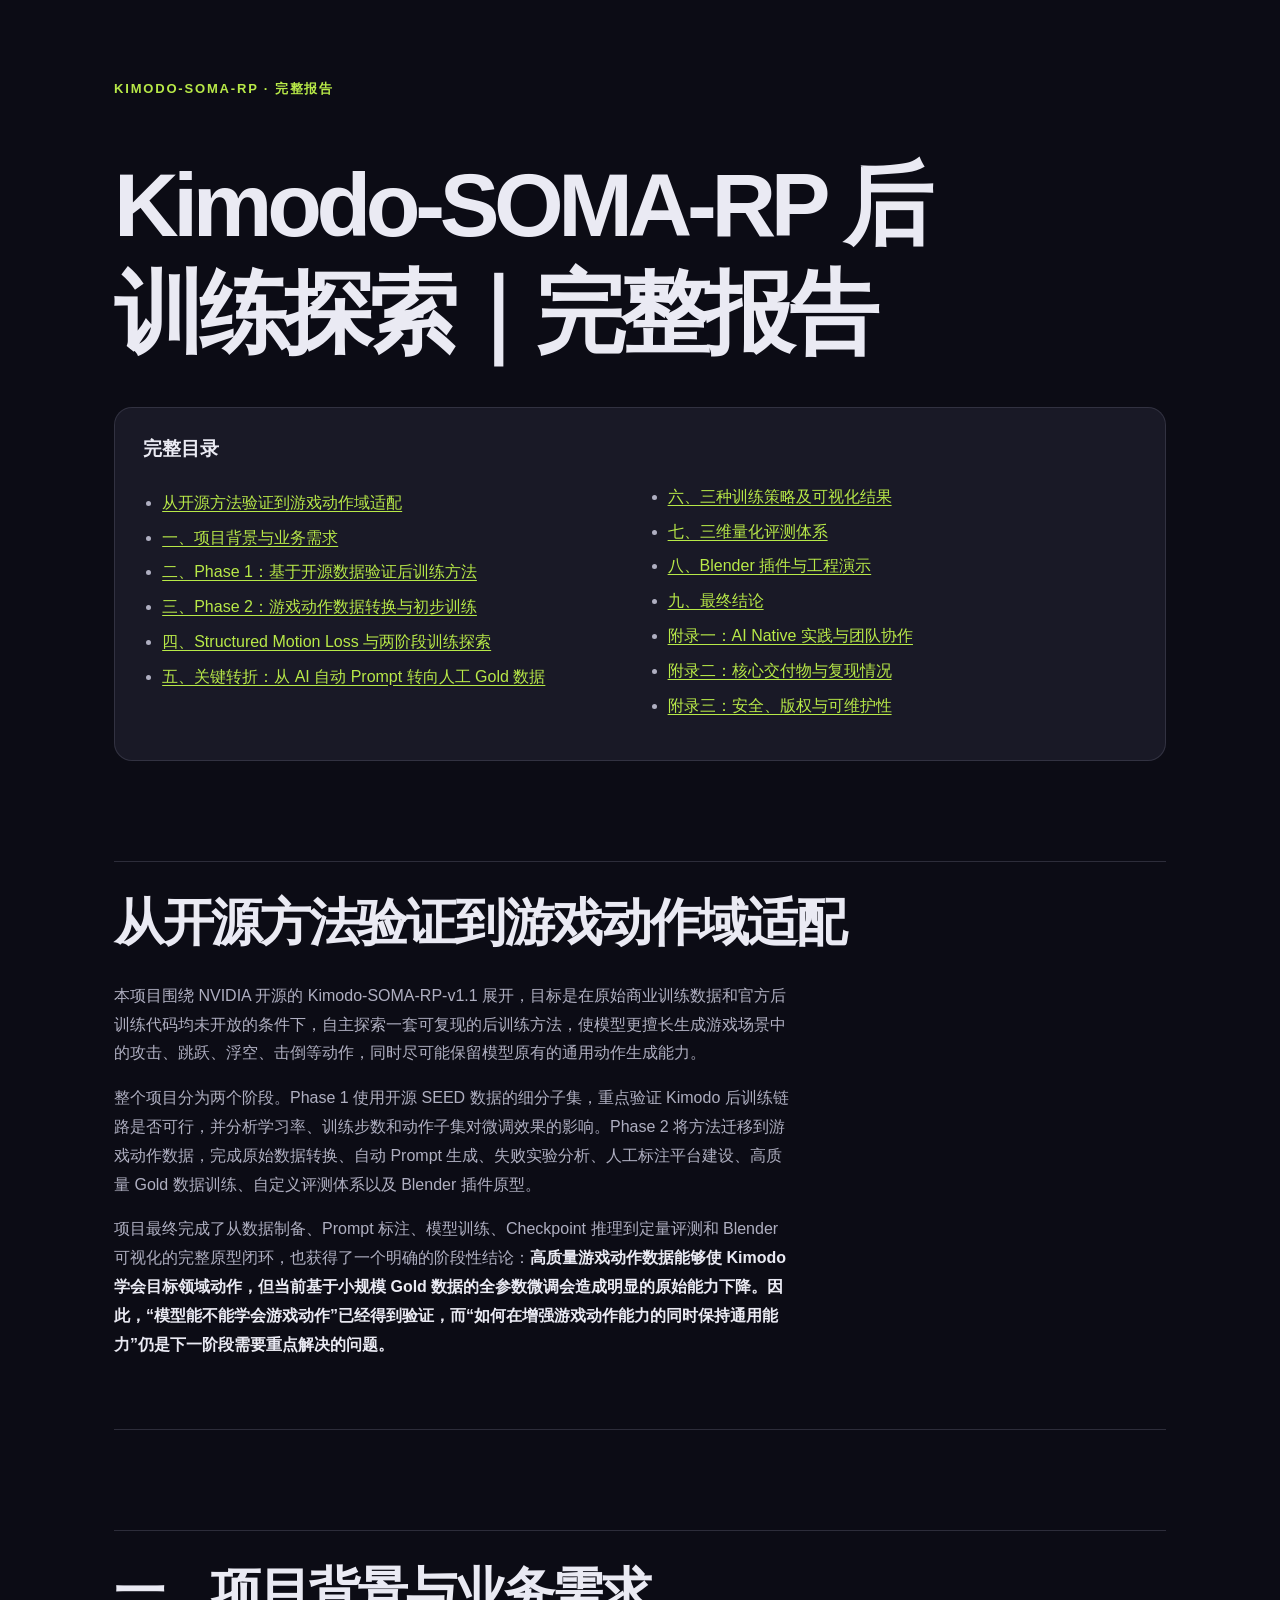
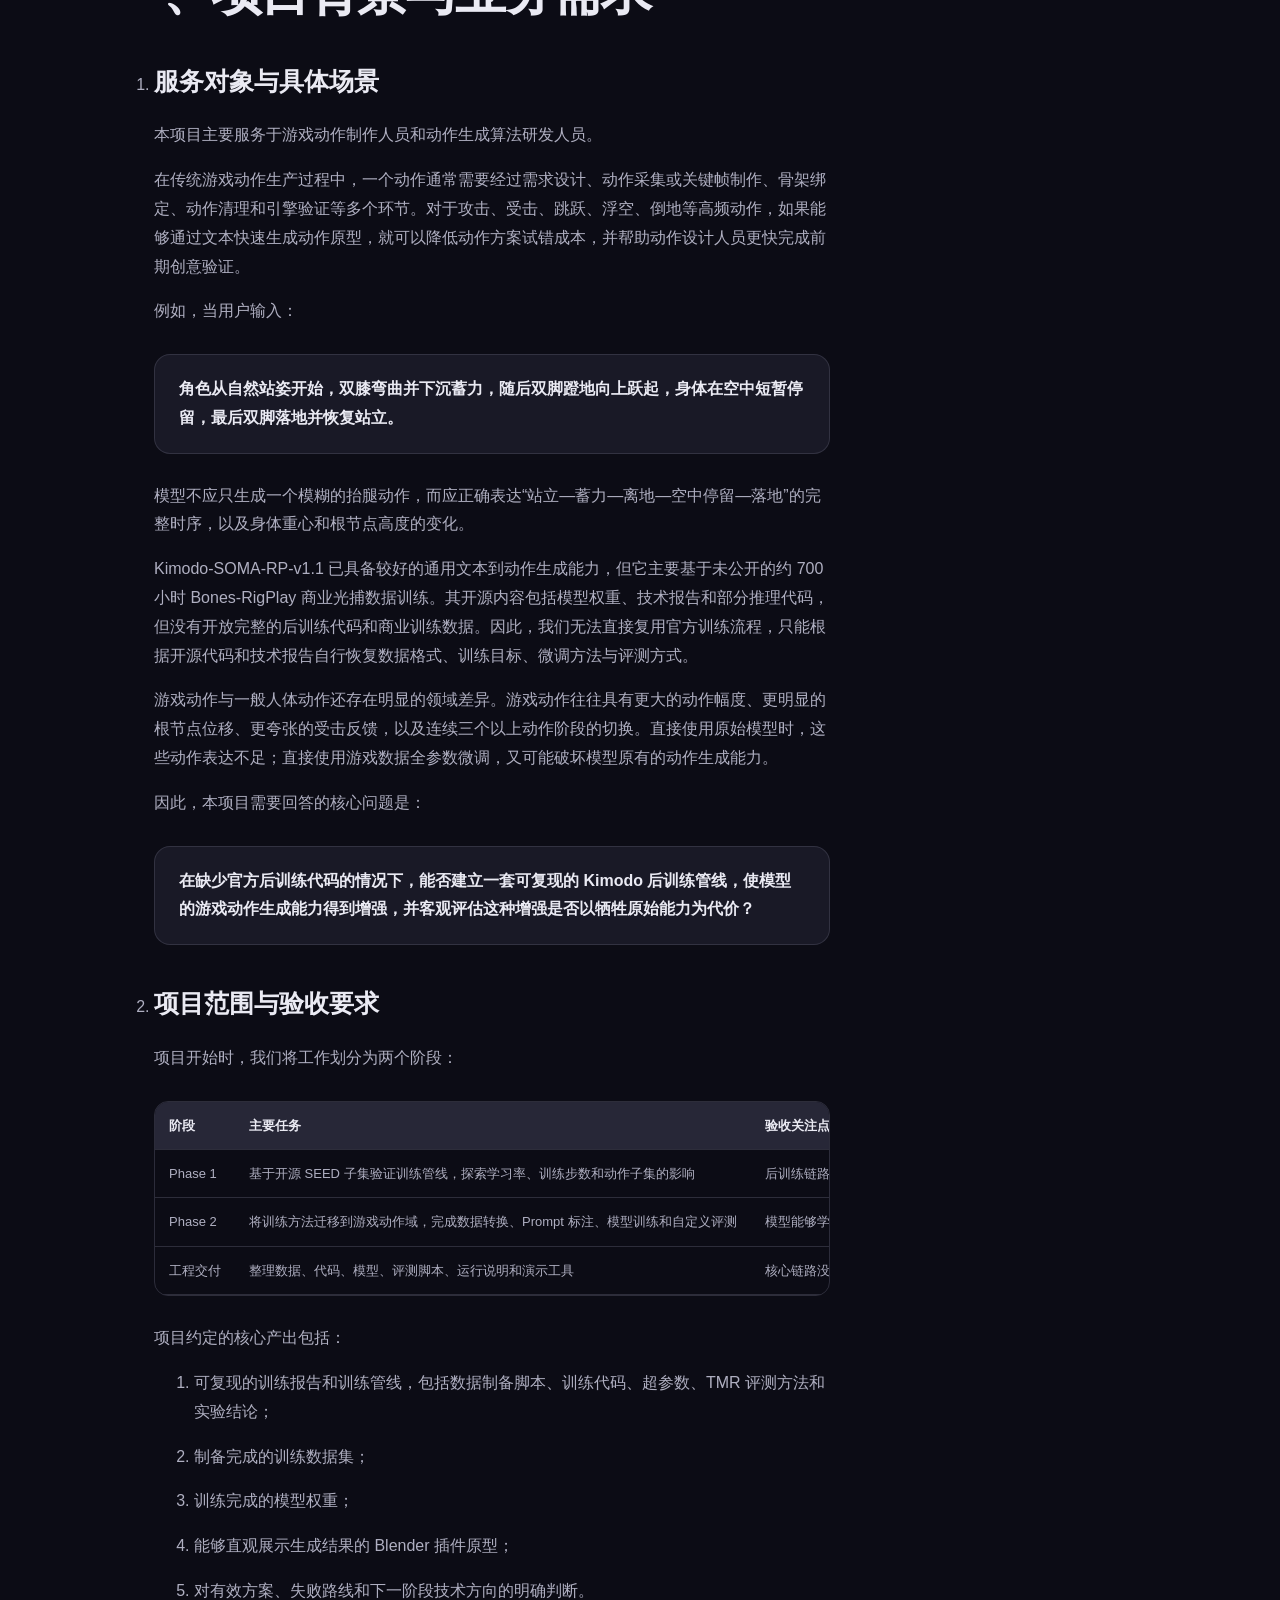
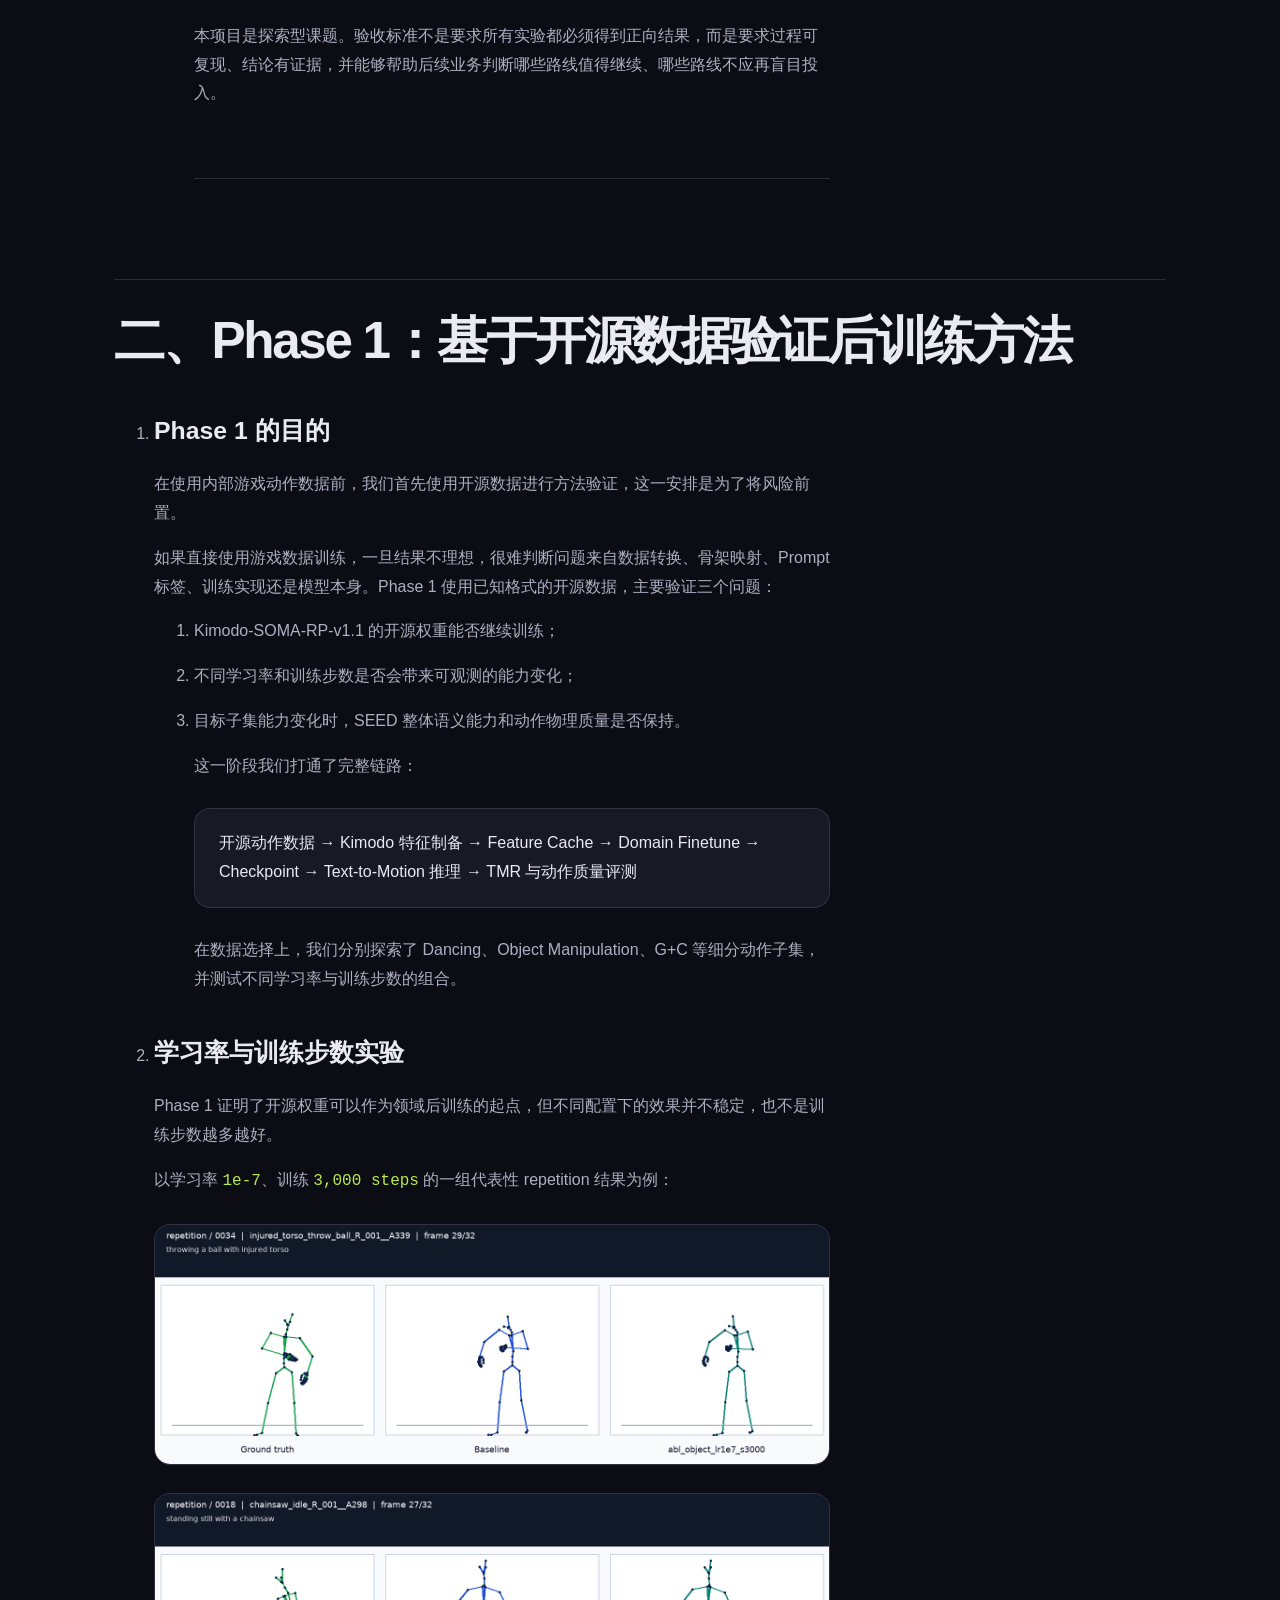
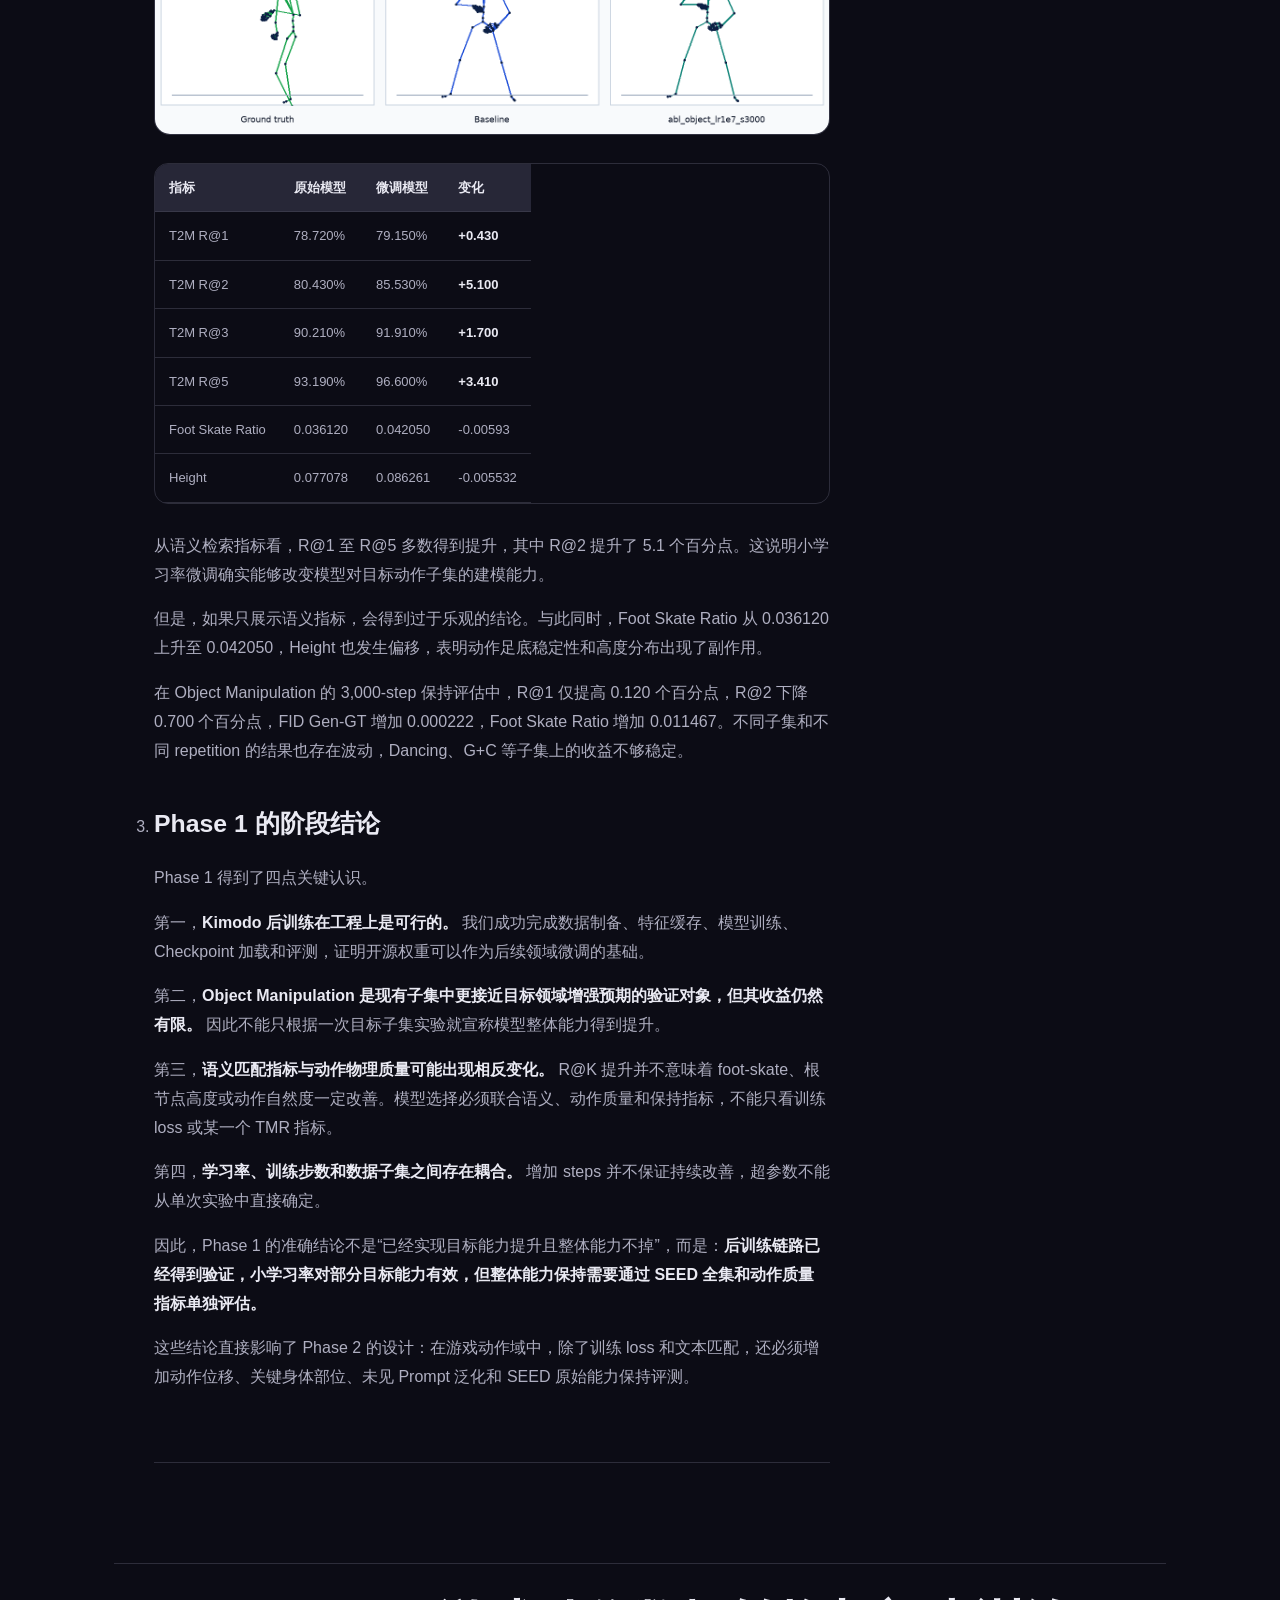
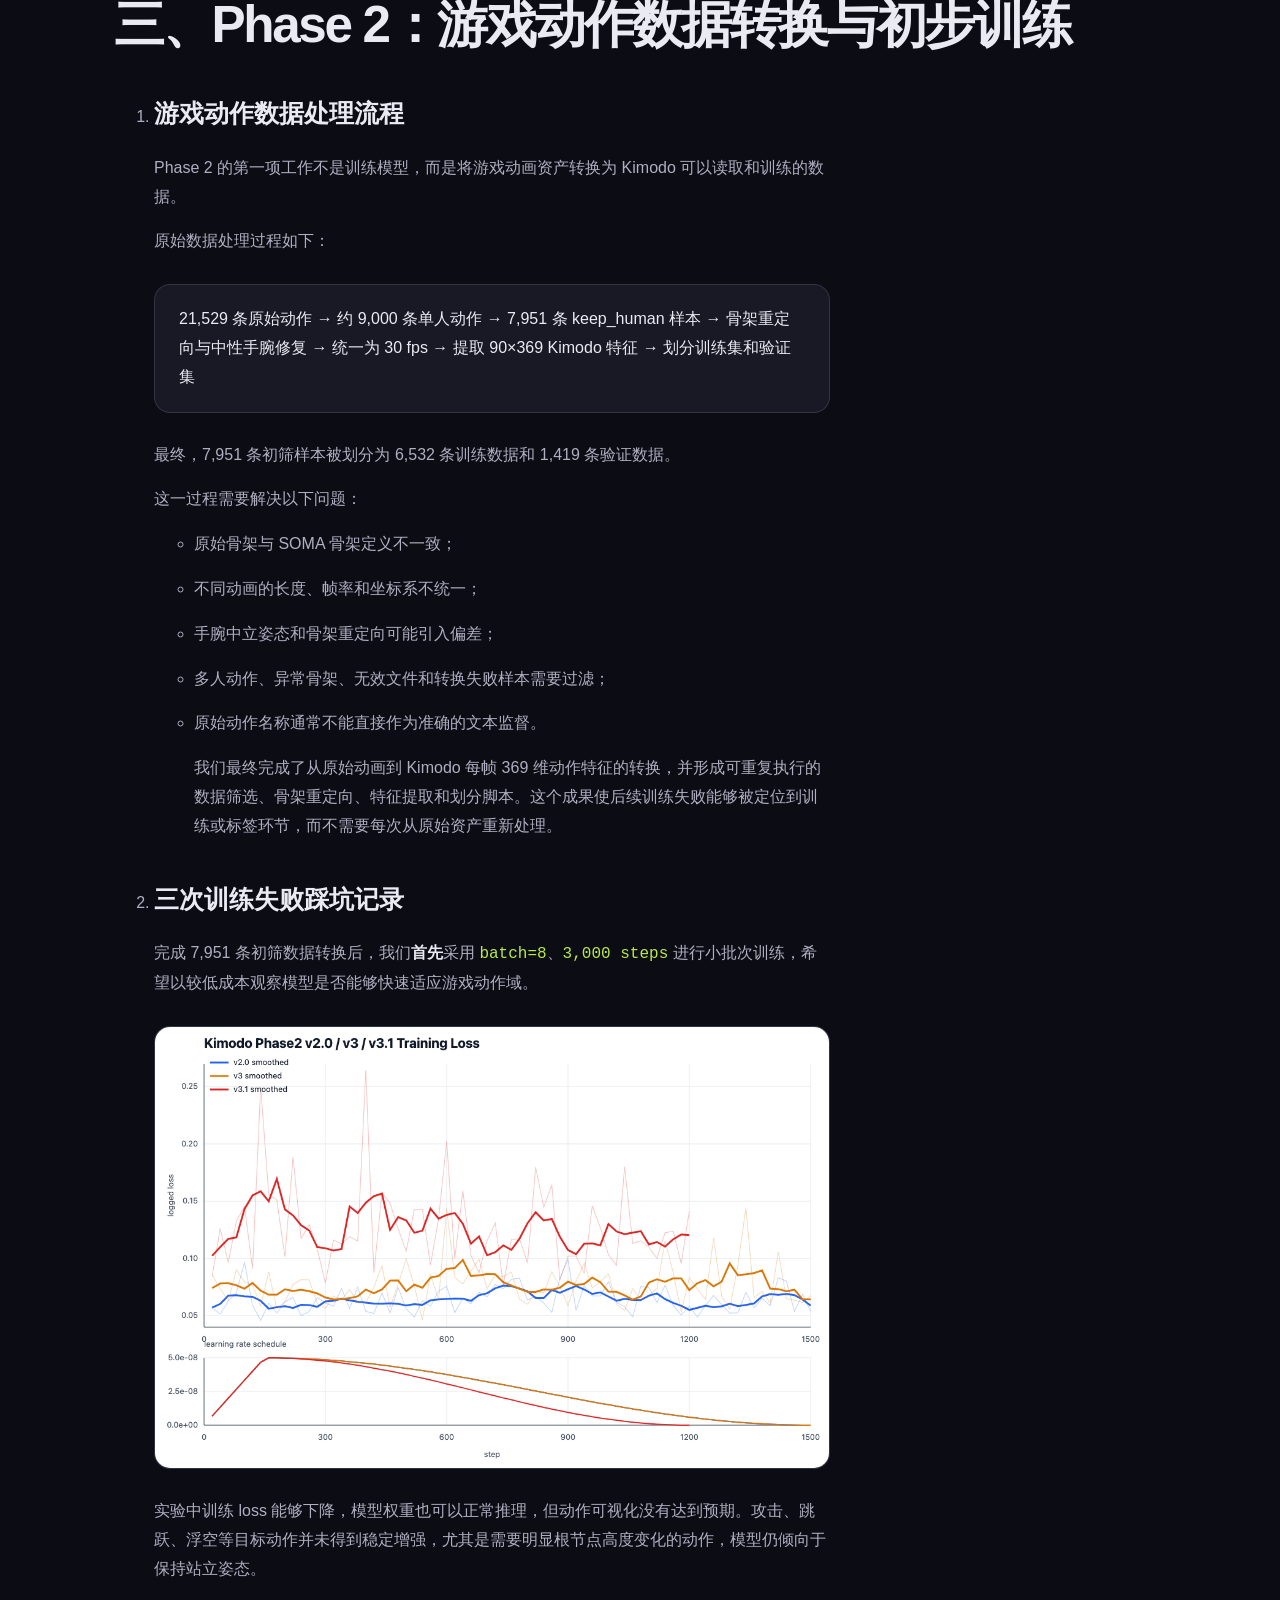
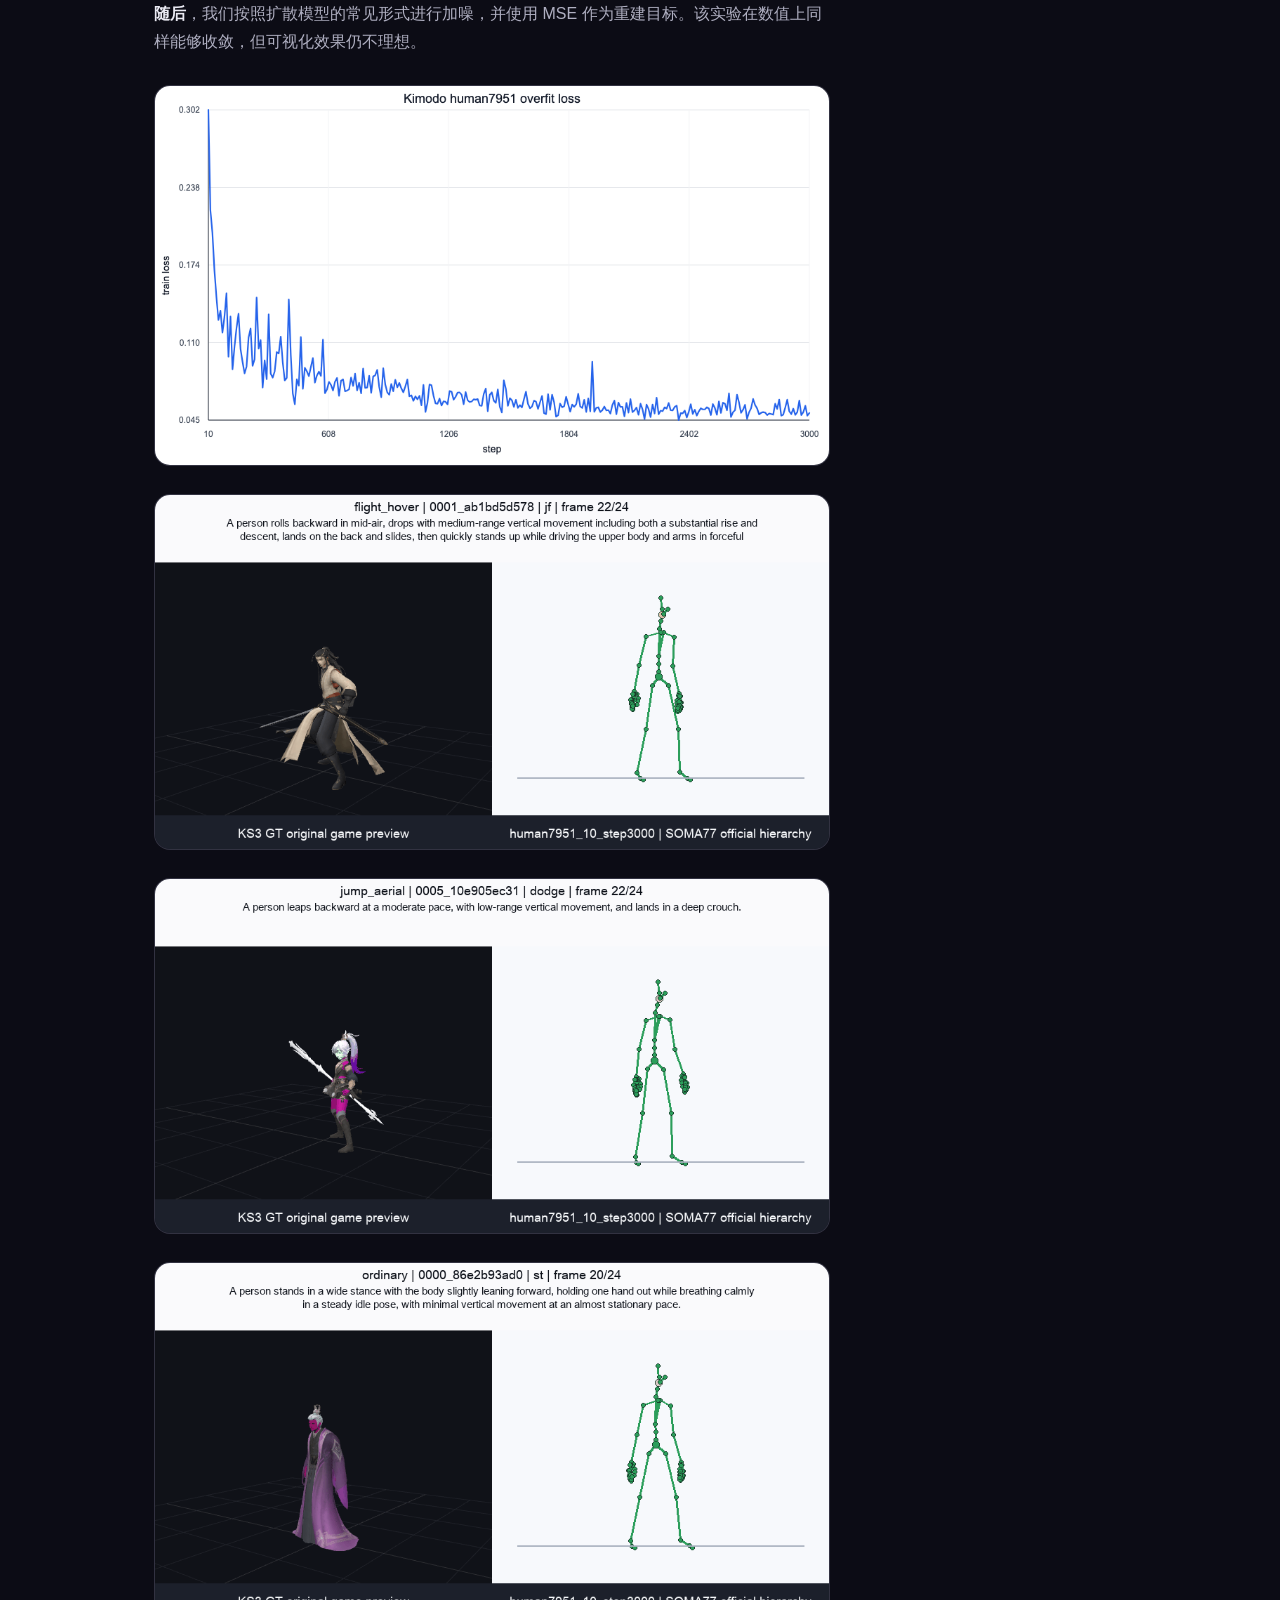
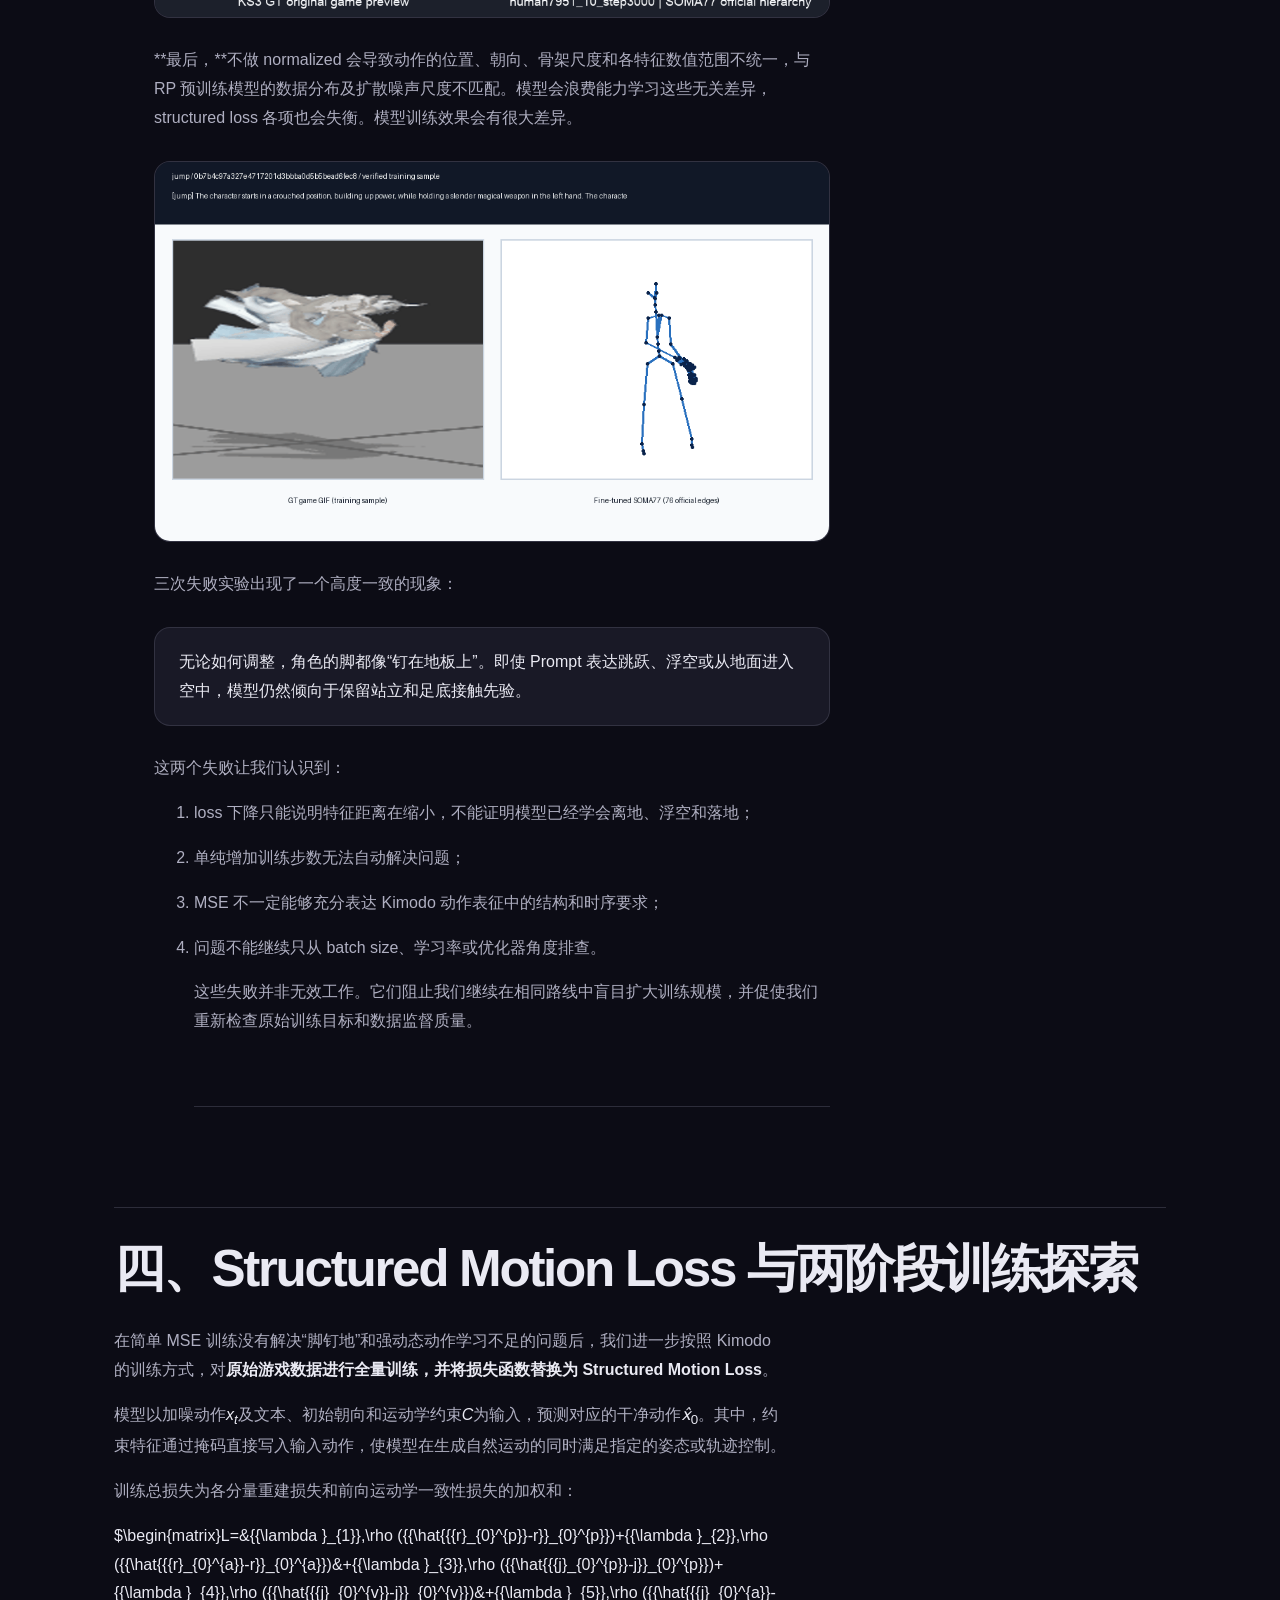
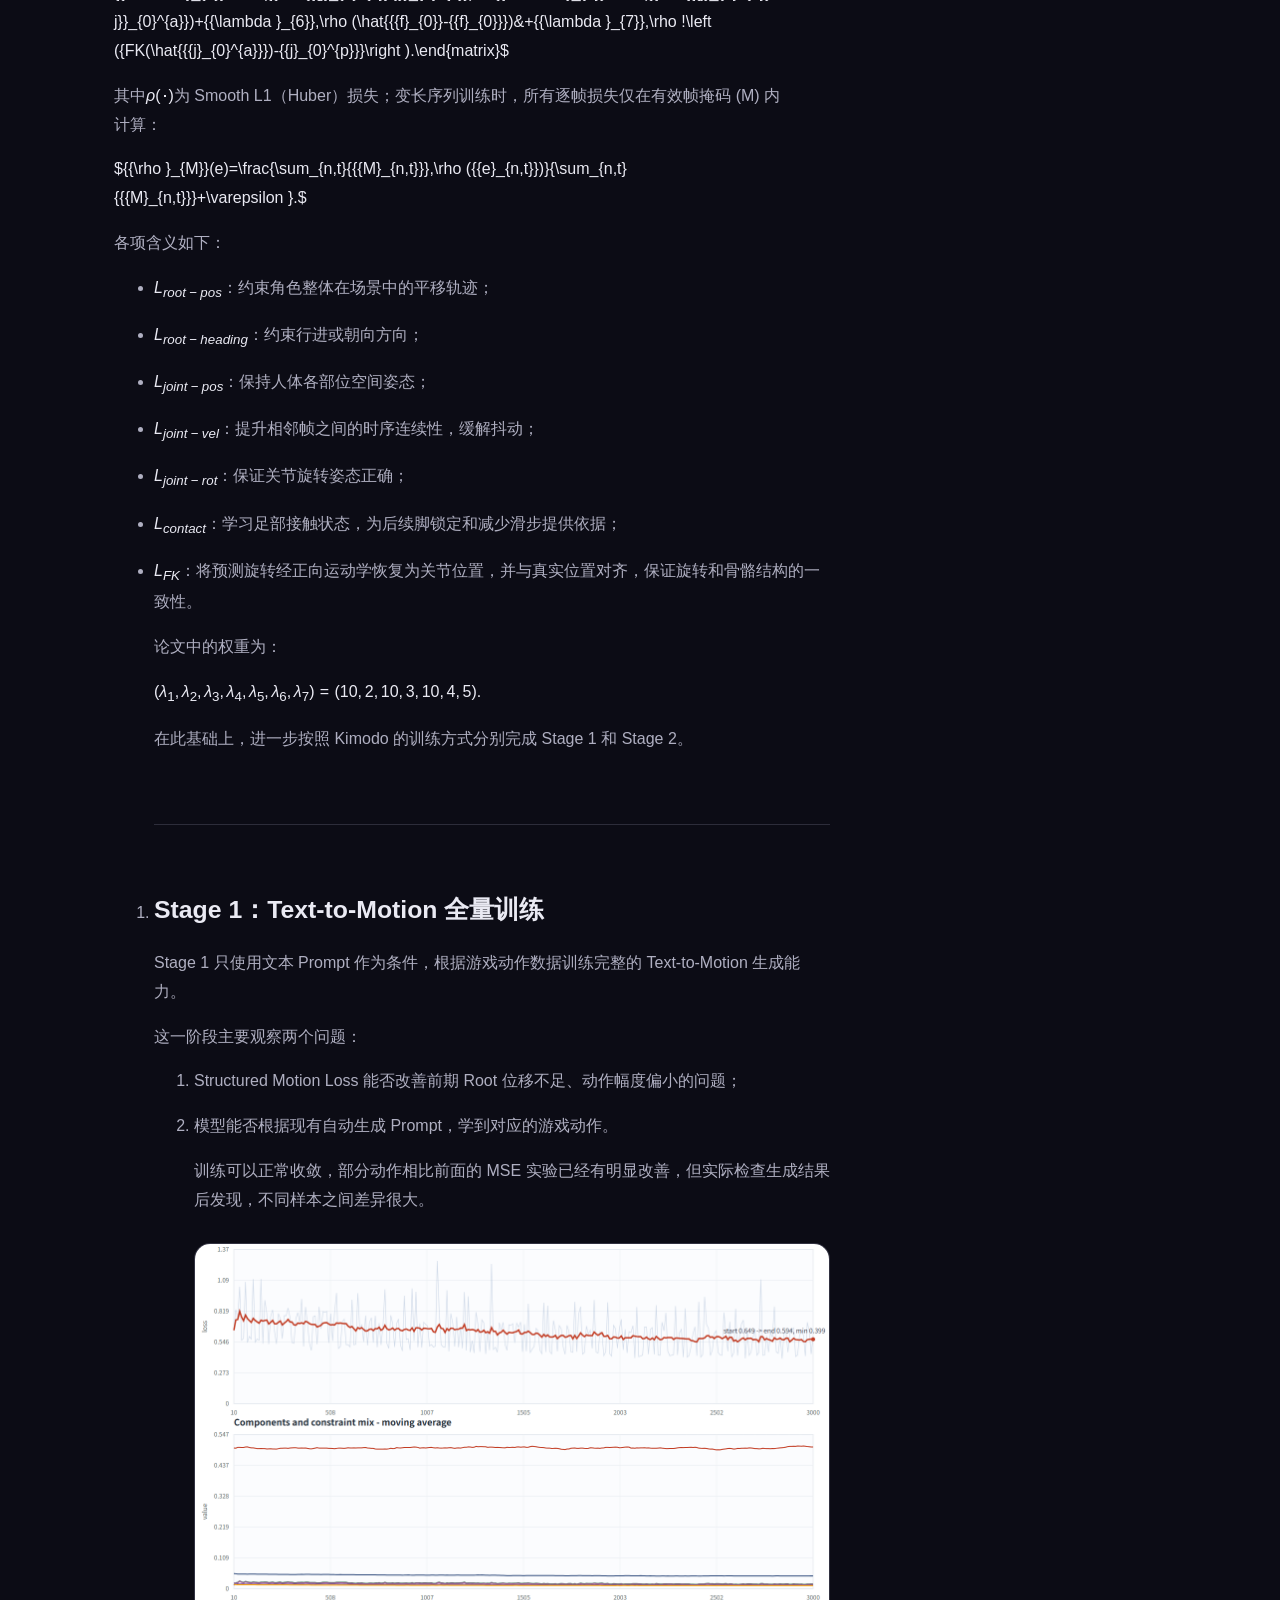
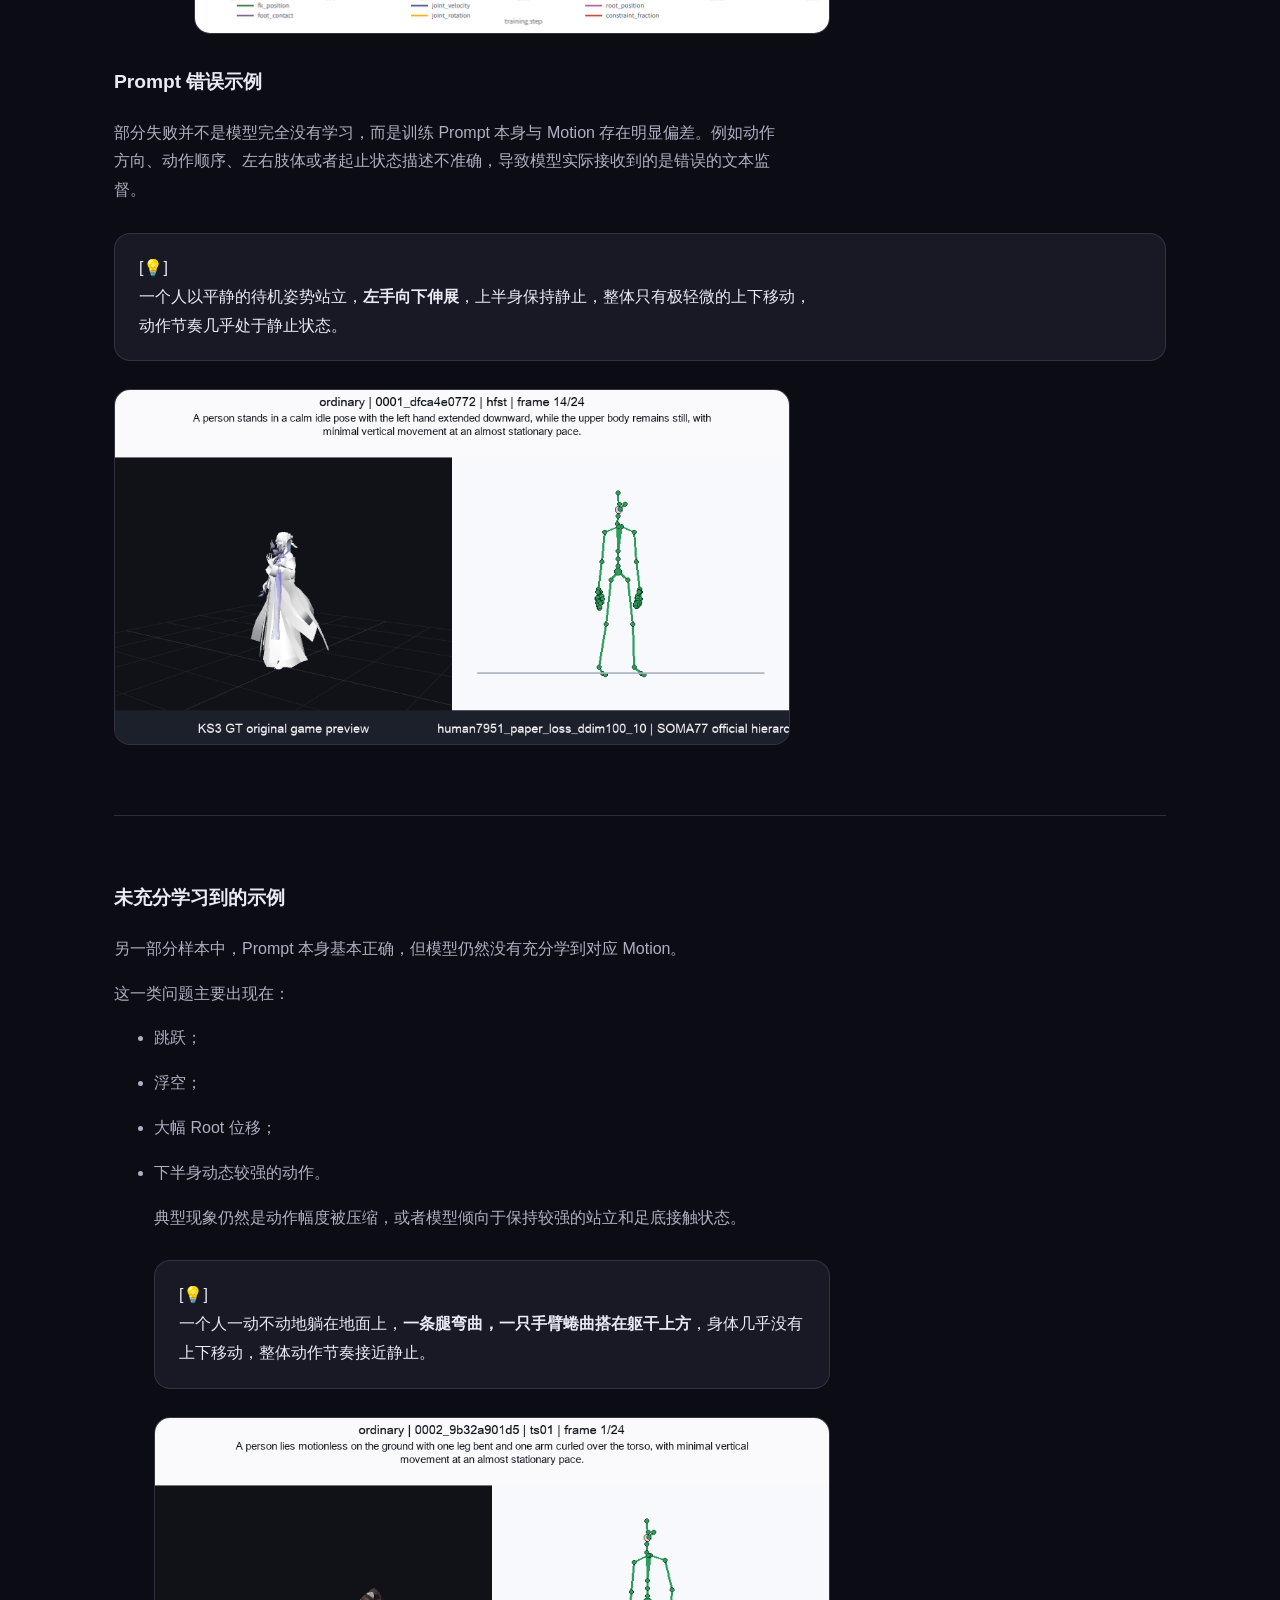
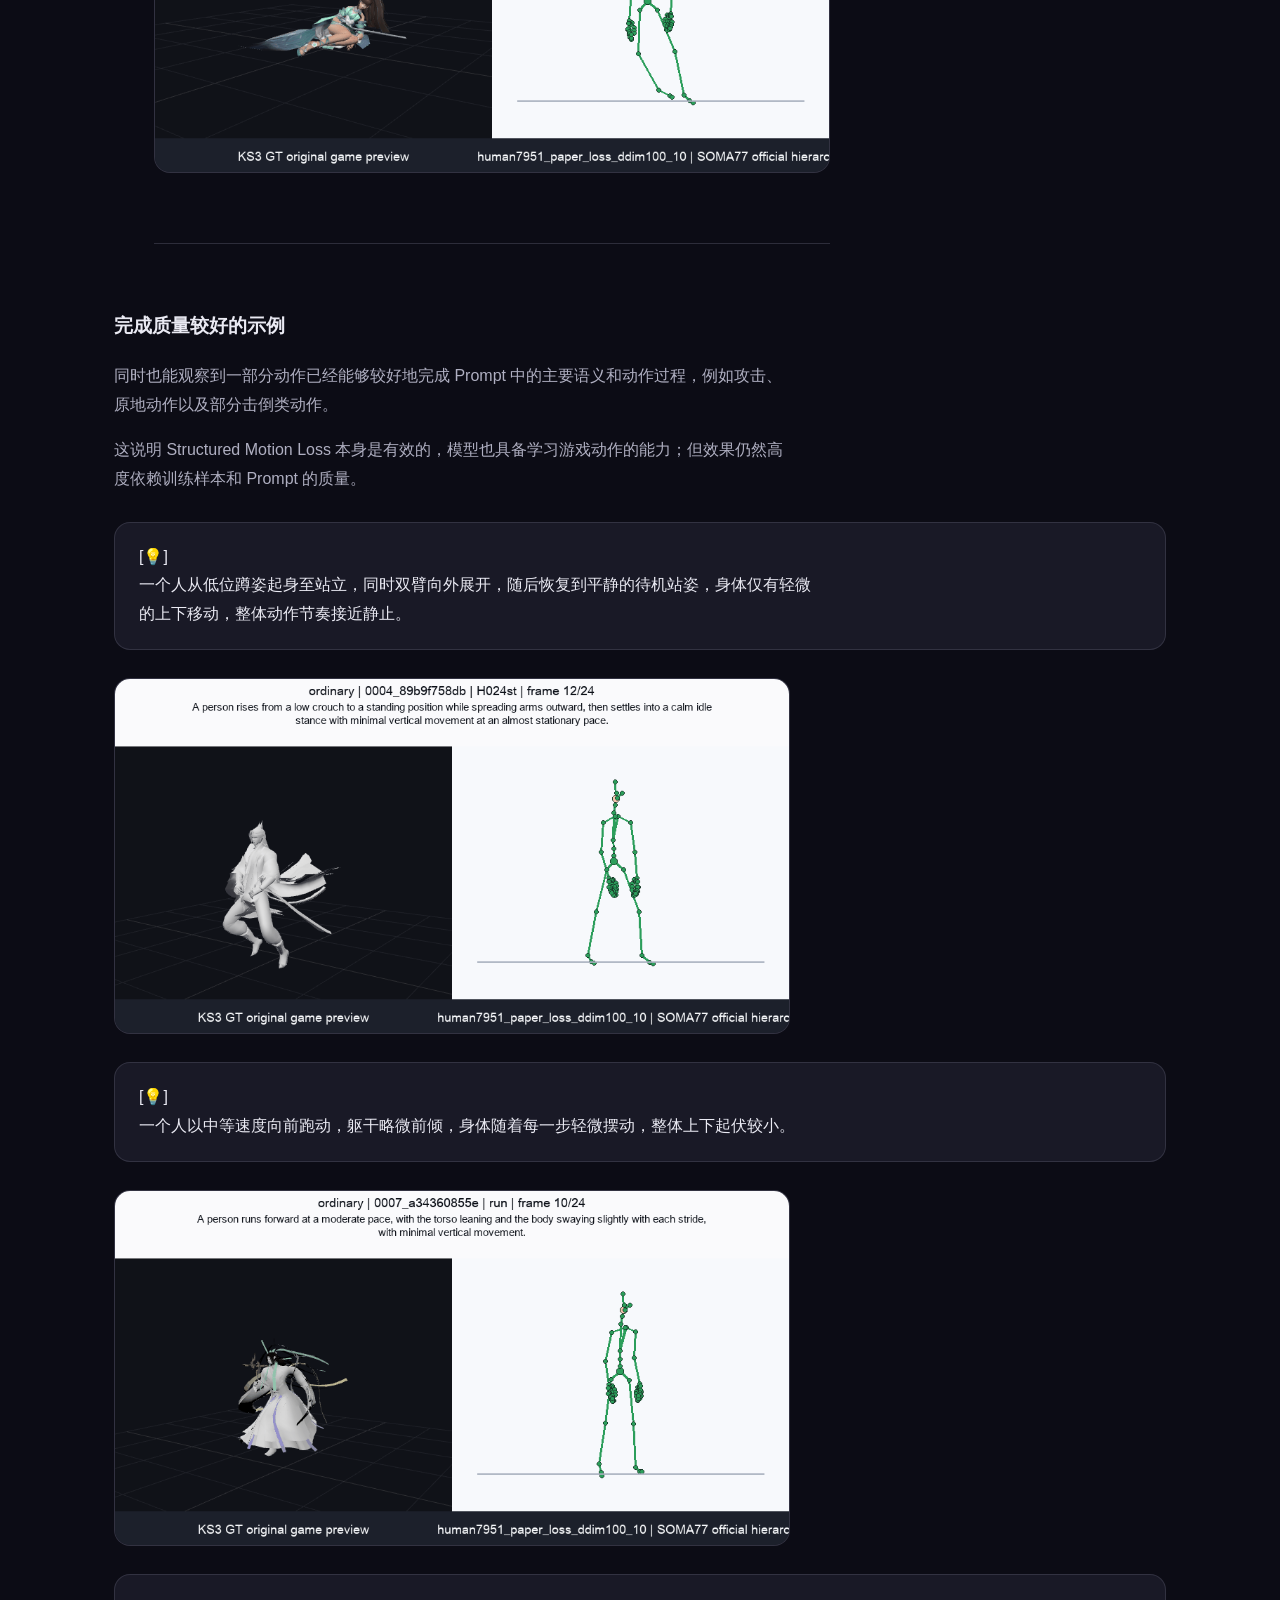
<file: full-report.html>
<!DOCTYPE html>
<html xmlns="http://www.w3.org/1999/xhtml" lang="zh-CN" xml:lang="zh-CN">
<head>
  <meta charset="utf-8" />
  <meta name="generator" content="pandoc" />
  <meta name="viewport" content="width=device-width, initial-scale=1.0, user-scalable=yes" />
  <title>Kimodo-SOMA-RP 后训练探索｜完整报告</title>
  <style>
    /* Default styles provided by pandoc.
    ** See https://pandoc.org/MANUAL.html#variables-for-html for config info.
    */
    span.smallcaps{font-variant: small-caps;}
    div.columns{display: flex; gap: min(4vw, 1.5em);}
    div.column{flex: auto; overflow-x: auto;}
    div.hanging-indent{margin-left: 1.5em; text-indent: -1.5em;}
    /* The extra [class] is a hack that increases specificity enough to
       override a similar rule in reveal.js */
    ul.task-list[class]{list-style: none;}
    ul.task-list li input[type="checkbox"] {
      font-size: inherit;
      width: 0.8em;
      margin: 0 0.8em 0.2em -1.6em;
      vertical-align: middle;
    }
    .display.math{display: block; text-align: center; margin: 0.5rem auto;}
  </style>
  <link rel="stylesheet" href="report.css" />
  <meta name="description" content="Kimodo-SOMA-RP 游戏动作后训练探索最终完整报告">
  <link rel="icon" href="data:image/svg+xml,%3Csvg xmlns='http://www.w3.org/2000/svg' viewBox='0 0 64 64'%3E%3Crect width='64' height='64' rx='12' fill='%23191a23'/%3E%3Cpath d='M13 15h10v34H13zm14 0h10l14 17-14 17H27l14-17z' fill='%23c6f36b'/%3E%3C/svg%3E">
</head>
<body>
<header id="title-block-header">
<h1 class="title">Kimodo-SOMA-RP 后训练探索｜完整报告</h1>
</header>
<nav id="TOC" role="doc-toc">
<ul>
<li><a href="#从开源方法验证到游戏动作域适配" id="toc-从开源方法验证到游戏动作域适配">从开源方法验证到游戏动作域适配</a></li>
<li><a href="#一项目背景与业务需求" id="toc-一项目背景与业务需求">一、项目背景与业务需求</a></li>
<li><a href="#二phase-1基于开源数据验证后训练方法" id="toc-二phase-1基于开源数据验证后训练方法">二、Phase 1：基于开源数据验证后训练方法</a></li>
<li><a href="#三phase-2游戏动作数据转换与初步训练" id="toc-三phase-2游戏动作数据转换与初步训练">三、Phase 2：游戏动作数据转换与初步训练</a></li>
<li><a href="#四structured-motion-loss-与两阶段训练探索" id="toc-四structured-motion-loss-与两阶段训练探索">四、Structured Motion Loss 与两阶段训练探索</a></li>
<li><a href="#五关键转折从-ai-自动-prompt-转向人工-gold-数据" id="toc-五关键转折从-ai-自动-prompt-转向人工-gold-数据">五、关键转折：从 AI 自动 Prompt 转向人工 Gold 数据</a></li>
<li><a href="#六三种训练策略及可视化结果" id="toc-六三种训练策略及可视化结果">六、三种训练策略及可视化结果</a></li>
<li><a href="#七三维量化评测体系" id="toc-七三维量化评测体系">七、三维量化评测体系</a></li>
<li><a href="#八blender-插件与工程演示" id="toc-八blender-插件与工程演示">八、Blender 插件与工程演示</a></li>
<li><a href="#九最终结论" id="toc-九最终结论">九、最终结论</a></li>
<li><a href="#附录一ai-native-实践与团队协作" id="toc-附录一ai-native-实践与团队协作">附录一：AI Native 实践与团队协作</a></li>
<li><a href="#附录二核心交付物与复现情况" id="toc-附录二核心交付物与复现情况">附录二：核心交付物与复现情况</a></li>
<li><a href="#附录三安全版权与可维护性" id="toc-附录三安全版权与可维护性">附录三：安全、版权与可维护性</a></li>
</ul>
</nav>
<h2 id="从开源方法验证到游戏动作域适配">从开源方法验证到游戏动作域适配</h2>
<p>本项目围绕 NVIDIA 开源的 Kimodo-SOMA-RP-v1.1 展开，目标是在原始商业训练数据和官方后训练代码均未开放的条件下，自主探索一套可复现的后训练方法，使模型更擅长生成游戏场景中的攻击、跳跃、浮空、击倒等动作，同时尽可能保留模型原有的通用动作生成能力。</p>
<p>整个项目分为两个阶段。Phase 1 使用开源 SEED 数据的细分子集，重点验证 Kimodo 后训练链路是否可行，并分析学习率、训练步数和动作子集对微调效果的影响。Phase 2 将方法迁移到游戏动作数据，完成原始数据转换、自动 Prompt 生成、失败实验分析、人工标注平台建设、高质量 Gold 数据训练、自定义评测体系以及 Blender 插件原型。</p>
<p>项目最终完成了从数据制备、Prompt 标注、模型训练、Checkpoint 推理到定量评测和 Blender 可视化的完整原型闭环，也获得了一个明确的阶段性结论：<strong>高质量游戏动作数据能够使 Kimodo 学会目标领域动作，但当前基于小规模 Gold 数据的全参数微调会造成明显的原始能力下降。因此，“模型能不能学会游戏动作”已经得到验证，而“如何在增强游戏动作能力的同时保持通用能力”仍是下一阶段需要重点解决的问题。</strong></p>
<hr />
<h2 id="一项目背景与业务需求">一、项目背景与业务需求</h2>
<ol type="1">
<li><h3 id="服务对象与具体场景">服务对象与具体场景</h3>
<p>本项目主要服务于游戏动作制作人员和动作生成算法研发人员。</p>
<p>在传统游戏动作生产过程中，一个动作通常需要经过需求设计、动作采集或关键帧制作、骨架绑定、动作清理和引擎验证等多个环节。对于攻击、受击、跳跃、浮空、倒地等高频动作，如果能够通过文本快速生成动作原型，就可以降低动作方案试错成本，并帮助动作设计人员更快完成前期创意验证。</p>
<p>例如，当用户输入：</p>
<blockquote>
<p><strong>角色从自然站姿开始，双膝弯曲并下沉蓄力，随后双脚蹬地向上跃起，身体在空中短暂停留，最后双脚落地并恢复站立。</strong></p>
</blockquote>
<p>模型不应只生成一个模糊的抬腿动作，而应正确表达“站立—蓄力—离地—空中停留—落地”的完整时序，以及身体重心和根节点高度的变化。</p>
<p>Kimodo-SOMA-RP-v1.1 已具备较好的通用文本到动作生成能力，但它主要基于未公开的约 700 小时 Bones-RigPlay 商业光捕数据训练。其开源内容包括模型权重、技术报告和部分推理代码，但没有开放完整的后训练代码和商业训练数据。因此，我们无法直接复用官方训练流程，只能根据开源代码和技术报告自行恢复数据格式、训练目标、微调方法与评测方式。</p>
<p>游戏动作与一般人体动作还存在明显的领域差异。游戏动作往往具有更大的动作幅度、更明显的根节点位移、更夸张的受击反馈，以及连续三个以上动作阶段的切换。直接使用原始模型时，这些动作表达不足；直接使用游戏数据全参数微调，又可能破坏模型原有的动作生成能力。</p>
<p>因此，本项目需要回答的核心问题是：</p>
<blockquote>
<p><strong>在缺少官方后训练代码的情况下，能否建立一套可复现的 Kimodo 后训练管线，使模型的游戏动作生成能力得到增强，并客观评估这种增强是否以牺牲原始能力为代价？</strong></p>
</blockquote></li>
<li><h3 id="项目范围与验收要求">项目范围与验收要求</h3>
<p>项目开始时，我们将工作划分为两个阶段：</p>
<table>
<thead>
<tr>
<th><strong>阶段</strong></th>
<th><strong>主要任务</strong></th>
<th><strong>验收关注点</strong></th>
</tr>
</thead>
<tbody>
<tr>
<td>Phase 1</td>
<td>基于开源 SEED 子集验证训练管线，探索学习率、训练步数和动作子集的影响</td>
<td>后训练链路可运行、可复现；目标子集效果有真实评测；能够分析对原始能力的影响</td>
</tr>
<tr>
<td>Phase 2</td>
<td>将训练方法迁移到游戏动作域，完成数据转换、Prompt 标注、模型训练和自定义评测</td>
<td>模型能够学习游戏动作；结果可量化、可演示；失败原因和适用边界清楚</td>
</tr>
<tr>
<td>工程交付</td>
<td>整理数据、代码、模型、评测脚本、运行说明和演示工具</td>
<td>核心链路没有明显缺口，其他成员可以按照说明复现和使用</td>
</tr>
</tbody>
</table>
<p>项目约定的核心产出包括：</p>
<ol type="1">
<li><p>可复现的训练报告和训练管线，包括数据制备脚本、训练代码、超参数、TMR 评测方法和实验结论；</p></li>
<li><p>制备完成的训练数据集；</p></li>
<li><p>训练完成的模型权重；</p></li>
<li><p>能够直观展示生成结果的 Blender 插件原型；</p></li>
<li><p>对有效方案、失败路线和下一阶段技术方向的明确判断。</p>
<p>本项目是探索型课题。验收标准不是要求所有实验都必须得到正向结果，而是要求过程可复现、结论有证据，并能够帮助后续业务判断哪些路线值得继续、哪些路线不应再盲目投入。</p>
<hr /></li>
</ol></li>
</ol>
<h2 id="二phase-1基于开源数据验证后训练方法">二、Phase 1：基于开源数据验证后训练方法</h2>
<ol type="1">
<li><h3 id="phase-1-的目的">Phase 1 的目的</h3>
<p>在使用内部游戏动作数据前，我们首先使用开源数据进行方法验证，这一安排是为了将风险前置。</p>
<p>如果直接使用游戏数据训练，一旦结果不理想，很难判断问题来自数据转换、骨架映射、Prompt 标签、训练实现还是模型本身。Phase 1 使用已知格式的开源数据，主要验证三个问题：</p>
<ol type="1">
<li><p>Kimodo-SOMA-RP-v1.1 的开源权重能否继续训练；</p></li>
<li><p>不同学习率和训练步数是否会带来可观测的能力变化；</p></li>
<li><p>目标子集能力变化时，SEED 整体语义能力和动作物理质量是否保持。</p>
<p>这一阶段我们打通了完整链路：</p>
<blockquote>
<p>开源动作数据 → Kimodo 特征制备 → Feature Cache → Domain Finetune → Checkpoint → Text-to-Motion 推理 → TMR 与动作质量评测</p>
</blockquote>
<p>在数据选择上，我们分别探索了 Dancing、Object Manipulation、G+C 等细分动作子集，并测试不同学习率与训练步数的组合。</p></li>
</ol></li>
<li><h3 id="学习率与训练步数实验">学习率与训练步数实验</h3>
<p>Phase 1 证明了开源权重可以作为领域后训练的起点，但不同配置下的效果并不稳定，也不是训练步数越多越好。</p>
<p>以学习率 <code>1e-7</code>、训练 <code>3,000 steps</code> 的一组代表性 repetition 结果为例：</p>
<p><img src="assets/final/phase1-content.gif" alt="Phase 1 Content：Ground Truth、原始模型与微调模型" /></p>
<p><img src="assets/final/phase1-repetition.gif" alt="Phase 1 Repetition：Ground Truth、原始模型与微调模型" /></p>
<table>
<thead>
<tr>
<th><strong>指标</strong></th>
<th><strong>原始模型</strong></th>
<th><strong>微调模型</strong></th>
<th><strong>变化</strong></th>
</tr>
</thead>
<tbody>
<tr>
<td>T2M R@1</td>
<td>78.720%</td>
<td>79.150%</td>
<td><strong>+0.430</strong></td>
</tr>
<tr>
<td>T2M R@2</td>
<td>80.430%</td>
<td>85.530%</td>
<td><strong>+5.100</strong></td>
</tr>
<tr>
<td>T2M R@3</td>
<td>90.210%</td>
<td>91.910%</td>
<td><strong>+1.700</strong></td>
</tr>
<tr>
<td>T2M R@5</td>
<td>93.190%</td>
<td>96.600%</td>
<td><strong>+3.410</strong></td>
</tr>
<tr>
<td>Foot Skate Ratio</td>
<td>0.036120</td>
<td>0.042050</td>
<td>-0.00593</td>
</tr>
<tr>
<td>Height</td>
<td>0.077078</td>
<td>0.086261</td>
<td>-0.005532</td>
</tr>
</tbody>
</table>
<p>从语义检索指标看，R@1 至 R@5 多数得到提升，其中 R@2 提升了 5.1 个百分点。这说明小学习率微调确实能够改变模型对目标动作子集的建模能力。</p>
<p>但是，如果只展示语义指标，会得到过于乐观的结论。与此同时，Foot Skate Ratio 从 0.036120 上升至 0.042050，Height 也发生偏移，表明动作足底稳定性和高度分布出现了副作用。</p>
<p>在 Object Manipulation 的 3,000-step 保持评估中，R@1 仅提高 0.120 个百分点，R@2 下降 0.700 个百分点，FID Gen-GT 增加 0.000222，Foot Skate Ratio 增加 0.011467。不同子集和不同 repetition 的结果也存在波动，Dancing、G+C 等子集上的收益不够稳定。</p></li>
<li><h3 id="phase-1-的阶段结论">Phase 1 的阶段结论</h3>
<p>Phase 1 得到了四点关键认识。</p>
<p>第一，<strong>Kimodo 后训练在工程上是可行的。</strong> 我们成功完成数据制备、特征缓存、模型训练、Checkpoint 加载和评测，证明开源权重可以作为后续领域微调的基础。</p>
<p>第二，<strong>Object Manipulation 是现有子集中更接近目标领域增强预期的验证对象，但其收益仍然有限。</strong> 因此不能只根据一次目标子集实验就宣称模型整体能力得到提升。</p>
<p>第三，<strong>语义匹配指标与动作物理质量可能出现相反变化。</strong> R@K 提升并不意味着 foot-skate、根节点高度或动作自然度一定改善。模型选择必须联合语义、动作质量和保持指标，不能只看训练 loss 或某一个 TMR 指标。</p>
<p>第四，<strong>学习率、训练步数和数据子集之间存在耦合。</strong> 增加 steps 并不保证持续改善，超参数不能从单次实验中直接确定。</p>
<p>因此，Phase 1 的准确结论不是“已经实现目标能力提升且整体能力不掉”，而是：<strong>后训练链路已经得到验证，小学习率对部分目标能力有效，但整体能力保持需要通过 SEED 全集和动作质量指标单独评估。</strong></p>
<p>这些结论直接影响了 Phase 2 的设计：在游戏动作域中，除了训练 loss 和文本匹配，还必须增加动作位移、关键身体部位、未见 Prompt 泛化和 SEED 原始能力保持评测。</p>
<hr /></li>
</ol>
<h2 id="三phase-2游戏动作数据转换与初步训练">三、Phase 2：游戏动作数据转换与初步训练</h2>
<ol type="1">
<li><h3 id="游戏动作数据处理流程">游戏动作数据处理流程</h3>
<p>Phase 2 的第一项工作不是训练模型，而是将游戏动画资产转换为 Kimodo 可以读取和训练的数据。</p>
<p>原始数据处理过程如下：</p>
<blockquote>
<p>21,529 条原始动作 → 约 9,000 条单人动作 → 7,951 条 keep_human 样本 → 骨架重定向与中性手腕修复 → 统一为 30 fps → 提取 90×369 Kimodo 特征 → 划分训练集和验证集</p>
</blockquote>
<p>最终，7,951 条初筛样本被划分为 6,532 条训练数据和 1,419 条验证数据。</p>
<p>这一过程需要解决以下问题：</p>
<ul>
<li><p>原始骨架与 SOMA 骨架定义不一致；</p></li>
<li><p>不同动画的长度、帧率和坐标系不统一；</p></li>
<li><p>手腕中立姿态和骨架重定向可能引入偏差；</p></li>
<li><p>多人动作、异常骨架、无效文件和转换失败样本需要过滤；</p></li>
<li><p>原始动作名称通常不能直接作为准确的文本监督。</p>
<p>我们最终完成了从原始动画到 Kimodo 每帧 369 维动作特征的转换，并形成可重复执行的数据筛选、骨架重定向、特征提取和划分脚本。这个成果使后续训练失败能够被定位到训练或标签环节，而不需要每次从原始资产重新处理。</p></li>
</ul></li>
<li><h3 id="三次训练失败踩坑记录">三次训练失败踩坑记录</h3>
<p>完成 7,951 条初筛数据转换后，我们<strong>首先</strong>采用 <code>batch=8</code>、<code>3,000 steps</code> 进行小批次训练，希望以较低成本观察模型是否能够快速适应游戏动作域。</p>
<p><img src="assets/final/phase2-loss.png" alt="7,951 条游戏动作初步训练损失曲线" /></p>
<p>实验中训练 loss 能够下降，模型权重也可以正常推理，但动作可视化没有达到预期。攻击、跳跃、浮空等目标动作并未得到稳定增强，尤其是需要明显根节点高度变化的动作，模型仍倾向于保持站立姿态。</p>
<p><strong>随后</strong>，我们按照扩散模型的常见形式进行加噪，并使用 MSE 作为重建目标。该实验在数值上同样能够收敛，但可视化效果仍不理想。</p>
<p><img src="assets/final/phase2-overfit-loss.png" alt="初步训练过拟合损失曲线" /></p>
<p><img src="assets/final/phase2-hover-failure.gif" alt="Hover 脚钉地失败案例" /></p>
<p><img src="assets/final/phase2-jump-failure.gif" alt="Jump 脚钉地失败案例" /></p>
<p><img src="assets/final/phase2-ordinary-failure.gif" alt="普通动作失败案例" /></p>
<p>**最后，**不做 normalized 会导致动作的位置、朝向、骨架尺度和各特征数值范围不统一，与 RP 预训练模型的数据分布及扩散噪声尺度不匹配。模型会浪费能力学习这些无关差异，structured loss 各项也会失衡。模型训练效果会有很大差异。</p>
<p><img src="assets/final/noisy-reconstruction.gif" alt="加噪 MSE 动态重建结果" /></p>
<p>三次失败实验出现了一个高度一致的现象：</p>
<blockquote>
<p>无论如何调整，角色的脚都像“钉在地板上”。即使 Prompt 表达跳跃、浮空或从地面进入空中，模型仍然倾向于保留站立和足底接触先验。</p>
</blockquote>
<p>这两个失败让我们认识到：</p>
<ol type="1">
<li><p>loss 下降只能说明特征距离在缩小，不能证明模型已经学会离地、浮空和落地；</p></li>
<li><p>单纯增加训练步数无法自动解决问题；</p></li>
<li><p>MSE 不一定能够充分表达 Kimodo 动作表征中的结构和时序要求；</p></li>
<li><p>问题不能继续只从 batch size、学习率或优化器角度排查。</p>
<p>这些失败并非无效工作。它们阻止我们继续在相同路线中盲目扩大训练规模，并促使我们重新检查原始训练目标和数据监督质量。</p>
<hr /></li>
</ol></li>
</ol>
<h2 id="四structured-motion-loss-与两阶段训练探索">四、Structured Motion Loss 与两阶段训练探索</h2>
<p>在简单 MSE 训练没有解决“脚钉地”和强动态动作学习不足的问题后，我们进一步按照 Kimodo 的训练方式，对<strong>原始游戏数据进行全量训练，并将损失函数替换为 Structured Motion Loss</strong>。</p>
<p>模型以加噪动作<span class="math inline"><em>x</em><sub><em>t</em></sub></span>及文本、初始朝向和运动学约束<span class="math inline"><em>C</em></span>为输入，预测对应的干净动作<span class="math inline"><em>x̂</em><sub>0</sub></span>。其中，约束特征通过掩码直接写入输入动作，使模型在生成自然运动的同时满足指定的姿态或轨迹控制。</p>
<p>训练总损失为各分量重建损失和前向运动学一致性损失的加权和：</p>
<p><span class="math inline">$\begin{matrix}L=&amp;{{\lambda }_{1}},\rho ({{\hat{{{r}_{0}^{p}}-r}}_{0}^{p}})+{{\lambda }_{2}},\rho ({{\hat{{{r}_{0}^{a}}-r}}_{0}^{a}})&amp;+{{\lambda }_{3}},\rho ({{\hat{{{j}_{0}^{p}}-j}}_{0}^{p}})+{{\lambda }_{4}},\rho ({{\hat{{{j}_{0}^{v}}-j}}_{0}^{v}})&amp;+{{\lambda }_{5}},\rho ({{\hat{{{j}_{0}^{a}}-j}}_{0}^{a}})+{{\lambda }_{6}},\rho (\hat{{{f}_{0}}-{{f}_{0}}})&amp;+{{\lambda }_{7}},\rho !\left ({FK(\hat{{{j}_{0}^{a}}})-{{j}_{0}^{p}}}\right ).\end{matrix}$</span></p>
<p>其中<span class="math inline"><em>ρ</em>(⋅)</span>为 Smooth L1（Huber）损失；变长序列训练时，所有逐帧损失仅在有效帧掩码 (M) 内计算：</p>
<p><span class="math inline">${{\rho }_{M}}(e)=\frac{\sum_{n,t}{{{M}_{n,t}}},\rho ({{e}_{n,t}})}{\sum_{n,t}{{{M}_{n,t}}}+\varepsilon }.$</span></p>
<p>各项含义如下：</p>
<ul>
<li><p><span class="math inline"><em>L</em><sub><em>r</em><em>o</em><em>o</em><em>t</em> − <em>p</em><em>o</em><em>s</em></sub></span>：约束角色整体在场景中的平移轨迹；</p></li>
<li><p><span class="math inline"><em>L</em><sub><em>r</em><em>o</em><em>o</em><em>t</em> − <em>h</em><em>e</em><em>a</em><em>d</em><em>i</em><em>n</em><em>g</em></sub></span>：约束行进或朝向方向；</p></li>
<li><p><span class="math inline"><em>L</em><sub><em>j</em><em>o</em><em>i</em><em>n</em><em>t</em> − <em>p</em><em>o</em><em>s</em></sub></span>：保持人体各部位空间姿态；</p></li>
<li><p><span class="math inline"><em>L</em><sub><em>j</em><em>o</em><em>i</em><em>n</em><em>t</em> − <em>v</em><em>e</em><em>l</em></sub></span>：提升相邻帧之间的时序连续性，缓解抖动；</p></li>
<li><p><span class="math inline"><em>L</em><sub><em>j</em><em>o</em><em>i</em><em>n</em><em>t</em> − <em>r</em><em>o</em><em>t</em></sub></span>：保证关节旋转姿态正确；</p></li>
<li><p><span class="math inline"><em>L</em><sub><em>c</em><em>o</em><em>n</em><em>t</em><em>a</em><em>c</em><em>t</em></sub></span>：学习足部接触状态，为后续脚锁定和减少滑步提供依据；</p></li>
<li><p><span class="math inline"><em>L</em><sub><em>F</em><em>K</em></sub></span>：将预测旋转经正向运动学恢复为关节位置，并与真实位置对齐，保证旋转和骨骼结构的一致性。</p>
<p>论文中的权重为：</p>
<p><span class="math inline">(<em>λ</em><sub>1</sub>, <em>λ</em><sub>2</sub>, <em>λ</em><sub>3</sub>, <em>λ</em><sub>4</sub>, <em>λ</em><sub>5</sub>, <em>λ</em><sub>6</sub>, <em>λ</em><sub>7</sub>) = (10, 2, 10, 3, 10, 4, 5).</span></p>
<p>在此基础上，进一步按照 Kimodo 的训练方式分别完成 Stage 1 和 Stage 2。</p>
<hr /></li>
</ul>
<ol type="1">
<li><h3 id="stage-1text-to-motion-全量训练">Stage 1：Text-to-Motion 全量训练</h3>
<p>Stage 1 只使用文本 Prompt 作为条件，根据游戏动作数据训练完整的 Text-to-Motion 生成能力。</p>
<p>这一阶段主要观察两个问题：</p>
<ol type="1">
<li><p>Structured Motion Loss 能否改善前期 Root 位移不足、动作幅度偏小的问题；</p></li>
<li><p>模型能否根据现有自动生成 Prompt，学到对应的游戏动作。</p>
<p>训练可以正常收敛，部分动作相比前面的 MSE 实验已经有明显改善，但实际检查生成结果后发现，不同样本之间差异很大。</p>
<p><img src="assets/final/stage1-loss.png" alt="Structured Motion Loss Stage 1 训练曲线" /></p></li>
</ol></li>
</ol>
<h4 id="prompt-错误示例">Prompt 错误示例</h4>
<p>部分失败并不是模型完全没有学习，而是训练 Prompt 本身与 Motion 存在明显偏差。例如动作方向、动作顺序、左右肢体或者起止状态描述不准确，导致模型实际接收到的是错误的文本监督。</p>
<blockquote>
<p>[💡]<br />
一个人以平静的待机姿势站立，<strong>左手向下伸展</strong>，上半身保持静止，整体只有极轻微的上下移动，动作节奏几乎处于静止状态。</p>
</blockquote>
<p><img src="assets/final/prompt-error.gif" alt="自动 Prompt 与动作错配案例" /></p>
<hr />
<h4 id="未充分学习到的示例">未充分学习到的示例</h4>
<p>另一部分样本中，Prompt 本身基本正确，但模型仍然没有充分学到对应 Motion。</p>
<p>这一类问题主要出现在：</p>
<ul>
<li><p>跳跃；</p></li>
<li><p>浮空；</p></li>
<li><p>大幅 Root 位移；</p></li>
<li><p>下半身动态较强的动作。</p>
<p>典型现象仍然是动作幅度被压缩，或者模型倾向于保持较强的站立和足底接触状态。</p>
<blockquote>
<p>[💡]<br />
一个人一动不动地躺在地面上，<strong>一条腿弯曲，一只手臂蜷曲搭在躯干上方</strong>，身体几乎没有上下移动，整体动作节奏接近静止。</p>
</blockquote>
<p><img src="assets/final/underlearned.png" alt="Prompt 正确但模型未充分学习案例" /></p>
<hr /></li>
</ul>
<h4 id="完成质量较好的示例">完成质量较好的示例</h4>
<p>同时也能观察到一部分动作已经能够较好地完成 Prompt 中的主要语义和动作过程，例如攻击、原地动作以及部分击倒类动作。</p>
<p>这说明 Structured Motion Loss 本身是有效的，模型也具备学习游戏动作的能力；但效果仍然高度依赖训练样本和 Prompt 的质量。</p>
<blockquote>
<p>[💡]<br />
一个人从低位蹲姿起身至站立，同时双臂向外展开，随后恢复到平静的待机站姿，身体仅有轻微的上下移动，整体动作节奏接近静止。</p>
</blockquote>
<p><img src="assets/final/stage1-good-01.gif" alt="Structured Motion Loss 较好案例一" /></p>
<blockquote>
<p>[💡]<br />
一个人以中等速度向前跑动，躯干略微前倾，身体随着每一步轻微摆动，整体上下起伏较小。</p>
</blockquote>
<p><img src="assets/final/stage1-good-02.gif" alt="Structured Motion Loss 较好案例二" /></p>
<blockquote>
<p>[💡]<br />
一个人站立并向前倾，随后上半身猛地向后仰，同时双臂向两侧大幅展开，动作速度中等，整体上下移动幅度较小。</p>
</blockquote>
<p><img src="assets/final/stage1-good-03.gif" alt="Structured Motion Loss 较好案例三" /></p>
<hr />
<ol type="1">
<li><h3 id="stage-2text--sparse-full-body-keyframe-constraints-约束训练">Stage 2：Text + Sparse Full-body Keyframe Constraints 约束训练</h3>
<p>在 Stage 1 基础上，我们进一步尝试 Kimodo 的 Stage 2 训练。</p>
<p>Stage 2 不再只有文本条件，而是在训练过程中同时加入<strong>稀疏 Full-body Keyframe Constraints</strong>。</p>
<p>训练数据中混合两种任务：</p>
<ul>
<li><p>Text-to-Motion；</p></li>
<li><p>Text + Sparse Full-body Keyframe Constraints。</p>
<p>其中稀疏 Keyframe Constraint 直接从 GT Motion 中自动采样，不需要额外进行逐帧人工标注。</p>
<p>这样做的目的，是希望模型在保留文本生成能力的同时，通过少量关键帧约束更准确地学习：</p></li>
<li><p>Root 轨迹；</p></li>
<li><p>身体关键姿态；</p></li>
<li><p>动作阶段；</p></li>
<li><p>强动态动作中的空间变化。</p>
<p><img src="assets/final/stage2-loss.png" alt="Stage 2 稀疏关键帧约束训练曲线" /></p>
<blockquote>
<p>[💡]<br />
一个人先蹲下蓄力，随后垂直向上跃起，身体有中等幅度的上升和下降，最后以屈膝姿势平稳落地。整个动作节奏非常快。</p>
</blockquote>
<p><img src="assets/final/stage2-case-01.gif" alt="Stage 1 与 Stage 2 动态对比一" /></p>
<blockquote>
<p>[💡]<br />
一个人站立并向前倾，随后上半身猛地向后仰，同时双臂向两侧大幅展开，动作速度中等，整体上下移动幅度较小。</p>
</blockquote>
<p><img src="assets/final/stage2-case-02.gif" alt="Stage 1 与 Stage 2 动态对比二" /></p>
<p>实际对比后发现，Stage 2 可以正常完成训练和推理，但在当前游戏数据上，<strong>相较 Stage 1 并没有出现非常明显、稳定的视觉提升</strong>。</p>
<p>也就是说，仅仅增加 Sparse Keyframe Constraint，并没有直接解决当前最主要的问题。</p>
<hr /></li>
</ul></li>
<li><h3 id="两阶段实验暴露出的两个主要问题">两阶段实验暴露出的两个主要问题</h3>
<p>通过 Stage 1 和 Stage 2 的可视化检查，我们最终把问题进一步收敛到了两个方向。</p></li>
</ol>
<h4 id="问题一ai-自动转换-prompt-的质量影响很大">问题一：AI 自动转换 Prompt 的质量影响很大</h4>
<p>逐条检查训练数据后发现，第一版 AI 自动转换 Prompt 中存在不少：</p>
<ul>
<li><p>动作信息缺失；</p></li>
<li><p>动作顺序错误；</p></li>
<li><p>左右方向错误；</p></li>
<li><p>起始 / 结束状态不完整；</p></li>
<li><p>对复杂动作过度简化；</p>
<p>等问题。</p>
<p>这种情况下，即使训练方式本身没有问题，模型也很难从错误文本中学习正确 Motion。</p>
<p>因此下一步不再继续单纯扩大自动生成数据规模，而是转向：</p>
<blockquote>
<p><strong>构建人工审核的高质量 Gold Motion-Prompt 数据。</strong></p>
</blockquote>
<hr /></li>
</ul>
<h4 id="问题二游戏动作与原始-kimodo-动作分布存在明显-domain-gap">问题二：游戏动作与原始 Kimodo 动作分布存在明显 Domain Gap</h4>
<p>另一个比较明显的现象是，原始 Kimodo 更偏向普通人体动作和稳定站立状态，而游戏数据中存在大量：</p>
<ul>
<li><p>Jump；</p></li>
<li><p>Hover；</p></li>
<li><p>击飞；</p></li>
<li><p>倒地；</p></li>
<li><p>大幅 Root 位移；</p>
<p>等强动态动作。</p>
<p>尤其是原有 Structured Motion Loss 中包含 Foot Contact 约束，而对于跳跃、浮空这类动作，<strong>长时间离地本身就是正确状态</strong>。因此原始训练目标和游戏动作分布之间可能存在一定冲突，模型容易保留较强的“脚接触地面”先验。</p>
<p>这一现象也与前面反复出现的“脚钉地”问题一致。</p>
<p>因此后续除了提高 Prompt 质量外，我们还进一步按照动作类别进行拆分和分析，并尝试：</p>
<blockquote>
<p><strong>针对 Attack、Jump、Hover、Knocked Down 等不同类别进行分类微调和条件建模。</strong></p>
</blockquote>
<p>这里的目标不是简单增加一个 Category 标签，而是先判断：</p>
<blockquote>
<p><strong>不同游戏动作类别的失败原因是否相同，以及是否需要采用不同的训练重点。</strong></p>
</blockquote>
<hr /></li>
</ul>
<h2 id="五关键转折从-ai-自动-prompt-转向人工-gold-数据">五、关键转折：从 AI 自动 Prompt 转向人工 Gold 数据</h2>
<ol type="1">
<li><h3 id="自动-prompt-的质量问题">自动 Prompt 的质量问题</h3>
<blockquote>
<p>A person drives the upper body and arms in a forceful upward slashing motion from behind while leaning slightly forward, then returns to a balanced combat stance with minimal vertical movement at an almost stationary pace.<br />
一个人身体微微前倾，同时带动上半身和双臂从身后用力向上挥砍，随后恢复到平衡的战斗站姿。整体上下移动幅度很小，动作节奏接近静止。</p>
</blockquote>
<blockquote>
<p>A person crouches low then leaps upward into a graceful midair flip, dominated by upward travel with low-range vertical movement, and lands softly with bent knees returning to a crouched ready position at a slow pace.<br />
一个人先低身蹲下，随后向上跃起，在空中完成一次流畅的翻转。整个动作以上升移动为主，垂直位移幅度较小，最后屈膝轻柔落地，并回到低位蹲姿的准备状态，整体动作节奏较慢。</p>
</blockquote>
<p>通过失败案例复查，我们发现 AI 自动转换的 Prompt 存在以下典型问题：</p>
<ul>
<li><p>只保留动作类别名称，缺少身体部位、方向和幅度；</p></li>
<li><p>忽略动作的起始姿态和结束姿态；</p></li>
<li><p>多动作样本中的动作顺序被遗漏或改写；</p></li>
<li><p>将模型推测的原因、情绪或意图写入 Prompt，但这些内容无法从动画中观察；</p></li>
<li><p>同类动作的描述风格和粒度不统一，导致监督信号不稳定。</p>
<p>例如，一段完整动作可能包括：</p>
<blockquote>
<p>站立 → 重心下沉 → 起跳 → 空中停留 → 落地 → 恢复站立。</p>
</blockquote>
<p>但自动 Prompt 可能只写成“角色做了一个跳跃动作”。这样的描述虽然类别没有错，却完全丢失了模型需要学习的离地过程、空中状态和落地阶段。</p>
<p>游戏动作数据中存在大量三个动作阶段以上的连续切换。如果 Prompt 只保留一个类别词，即使模型完全拟合文本，也未必能生成正确的完整动作。因此，我们把项目重点从“继续扩大自动标注数据规模”转向“先构建一批动作与文本高度一致的 Gold 数据”。</p></li>
</ul></li>
<li><h3 id="llm2vec-动作顺序预实验">LLM2Vec 动作顺序预实验</h3>
<p>在正式制定 Prompt 标签标准前，我们先验证文本表示是否能够感知动作顺序变化。</p>
<p>预实验使用 LLM2Vec 比较原始顺序、全局倒序、大幅调整阶段顺序和局部步骤交换后的文本表示。结果表明，LLM2Vec 能够识别全局倒序和较大的动作顺序变化，但对长序列中的局部顺序交换不够敏感，严格判定通过率即正确顺序胜过所有乱序比例为 <strong>52.03%</strong>。</p>
<table>
<thead>
<tr>
<th><strong>变体</strong></th>
<th><strong>平均 cosine</strong></th>
</tr>
</thead>
<tbody>
<tr>
<td><code>SWAP_LAST</code>：交换最后两个 Event</td>
<td>0.99351</td>
</tr>
<tr>
<td><code>PARAPHRASE</code>：保持正确顺序，仅替换时间连接词</td>
<td>0.99253</td>
</tr>
<tr>
<td><code>SWAP_FIRST</code>：交换前两个 Event</td>
<td>0.97661</td>
</tr>
<tr>
<td><code>ROTATE_LEFT</code>：将第一个 Event 移到末尾</td>
<td>0.96615</td>
</tr>
<tr>
<td><code>RANDOM_SHUFFLE</code>：固定随机种子的随机乱序</td>
<td>0.96162</td>
</tr>
<tr>
<td><code>REVERSE</code>：完全倒序</td>
<td>0.95130</td>
</tr>
</tbody>
</table>
<table>
<thead>
<tr>
<th><strong>指标</strong></th>
<th><strong>结果</strong></th>
</tr>
</thead>
<tbody>
<tr>
<td>正确顺序改写平均 cosine</td>
<td>0.99253</td>
</tr>
<tr>
<td>去除连接词平均 cosine</td>
<td>0.98793</td>
</tr>
<tr>
<td><code>order_margin_mean</code> 平均值</td>
<td>0.02433</td>
</tr>
<tr>
<td><code>order_margin_hardest</code> 平均值</td>
<td>0.00438</td>
</tr>
<tr>
<td><code>order_margin_hardest</code> 中位数</td>
<td>0.00041</td>
</tr>
<tr>
<td>正确顺序胜过所有乱序比例</td>
<td>52.03%</td>
</tr>
</tbody>
</table>
<ul>
<li><p><code>order_margin_mean</code>：cos(GOLD, PARAPHRASE) − 所有错误顺序 cosine 的平均值，用于衡量正确顺序相对于错误顺序的平均优势。</p></li>
<li><p><code>order_margin_hardest</code>：cos(GOLD, PARAPHRASE) − 最相似错误顺序的 cosine，用于衡量模型面对最难负样本时是否仍能识别正确顺序。</p>
<blockquote>
<p>文本编码能够感知明显的全局顺序变化，因此在 Prompt 中保留动作阶段是有价值的；但其对细粒度局部顺序的识别仍有限，不能假设仅靠文本编码就能完整解决复杂时序建模问题。</p>
</blockquote>
<p>这一结论直接影响了人工标签标准：Prompt 必须使用“开始、随后、接着、最后”等表达显式描述动作阶段，同时后续评测还需要单独检查动作时序，而不能只依赖整体文本相似度。</p></li>
</ul></li>
<li><h3 id="人工标注平台与标签标准">人工标注平台与标签标准</h3>
<p>为了提高标注效率并保证标注结果可以直接进入训练流程，我们搭建了人工标注平台。平台支持动画逐帧或循环预览、原始名称与 AI Prompt 对照、人工 Prompt 编辑、动作类别选择、异常样本标记、标注保存、复查、去重和导出。</p>
<p><img src="assets/final/annotation-platform.png" alt="Kimodo 游戏动作人工标注平台" /></p>
<p>这个平台的意义不只是提高录入效率，而是建立一条可追溯的数据质量链路。每条进入 Gold 集的数据都能够追溯到原始动画、人工 Prompt、动作类别和异常处理结果。</p>
<p>在预实验和失败案例分析的基础上，我们制定了 Kimodo Prompt 标签转换标准：</p>
<ol type="1">
<li><p>明确写出动作的起始姿态；</p></li>
<li><p>按真实时间顺序描述动作，不随意重排阶段；</p></li>
<li><p>写清主要身体部位、运动方向和动作幅度；</p></li>
<li><p>对离地、落地、浮空、倒地等关键状态进行显式描述；</p></li>
<li><p>写明结束姿态，或者说明动作是否持续；</p></li>
<li><p>不加入动画中不可直接观察的情绪、原因和意图；</p></li>
<li><p>多动作切换不能压缩成单一动作类别；</p></li>
<li><p>同类动作尽量使用统一术语和相近描述粒度。</p>
<p>中文模板：</p>
<pre class="plaintext"><code>角色从[初始姿态]开始，[持物手和道具]。[准备动作]后，[主要动作]，身体向[方向/旋转方式]移动。[结束动作或最终姿态]。</code></pre>
<p>例如，对于被击倒动作，Prompt 应描述受击后的身体后仰、失衡、倒地和最终姿态，而不是只写“角色被击倒”；对于浮空动作，则应明确区分“从地面进入浮空”“持续浮空”和“从浮空回到地面”。</p></li>
</ol></li>
<li><h3 id="gold-数据构成">Gold 数据构成</h3>
<p>我们选取了 1,200 条候选样本进行人工处理。经过重复样本清理后剩余 842 条，再排除骨架异常和转换失败样本，最终得到 <strong>748 条成功转换的 Gold 数据</strong>。</p>
<p>具体类别分布如下：</p>
<table>
<thead>
<tr>
<th><strong>类别</strong></th>
<th><strong>数量</strong></th>
</tr>
</thead>
<tbody>
<tr>
<td>攻击</td>
<td>140</td>
</tr>
<tr>
<td>跳跃</td>
<td>44</td>
</tr>
<tr>
<td>浮空</td>
<td>154</td>
</tr>
<tr>
<td>被击倒</td>
<td>243</td>
</tr>
<tr>
<td>原地正常动作</td>
<td>167</td>
</tr>
<tr>
<td><strong>合计</strong></td>
<td><strong>748</strong></td>
</tr>
</tbody>
</table>
<p>这批数据覆盖了当前最关注的游戏动作类型，但也存在明显的类别不均衡。其中“被击倒”有 243 条，“跳跃”只有 44 条。因此，748 条 Gold 数据适合验证模型是否具备领域学习能力，但还不足以代表完整业务分布，也不能直接视为最终生产训练集。</p>
<hr /></li>
</ol>
<h2 id="六三种训练策略及可视化结果">六、三种训练策略及可视化结果</h2>
<ol type="1">
<li><h3 id="过拟合实验">过拟合实验</h3>
<p><strong>为什么先做过拟合实验</strong></p>
<p>Gold 数据完成后，我们没有立即追求测试集最优结果，而是先进行故意过拟合训练。</p>
<p>这样做是因为，在训练代码自主恢复、数据量较小、标签刚完成的情况下，如果模型连训练样本都无法复现，就无法判断问题究竟来自模型训练实现、90×369 动作特征、Prompt 一致性、Structured Motion Loss、推理后处理还是模型表达能力。</p>
<p>因此，过拟合实验相当于训练链路的单元测试。</p>
<p>实验表明，高质量 Gold 数据可以被模型学习。攻击、击倒、跳跃等动作在训练样本上的表现明显改善，“脚钉地”也不再是所有样本上的绝对现象，部分离地和浮空动作能够被正确生成。</p>
<p>这个结果证明：Kimodo 并非结构上无法生成游戏动作；前期 7,951 条数据实验的瓶颈至少部分来自 Prompt 质量和数据一致性；Gold 数据与当前训练代码已经形成有效的学习闭环。</p>
<p><img src="assets/final/gold-annotated-attack.gif" alt="Gold 标注攻击动作学习结果" /></p>
<p><img src="assets/final/gold-annotated-hover.gif" alt="Gold 标注浮空动作学习结果" /></p>
<table>
<thead>
<tr>
<th><strong>模型</strong></th>
<th><strong>数据集</strong></th>
<th><strong>RTE ↓</strong></th>
<th><strong>RTE-XZ ↓</strong></th>
<th><strong>RTE-Y ↓</strong></th>
<th><strong>BPE ↓</strong></th>
<th><strong>BPE-Upper ↓</strong></th>
<th><strong>BPE-Lower ↓</strong></th>
<th><strong>Contact ↑</strong></th>
<th><strong>Foot Skate Ratio ↓</strong></th>
<th><strong>Foot Skate Height ↓</strong></th>
</tr>
</thead>
<tbody>
<tr>
<td><strong>原始Kimodo模型</strong></td>
<td>748-games</td>
<td>0.551939</td>
<td>0.345670</td>
<td>0.306518</td>
<td>0.499431</td>
<td>0.509166</td>
<td>0.434206</td>
<td><strong>0.957314</strong></td>
<td><strong>0.095524</strong></td>
<td><strong>0.110196</strong></td>
</tr>
<tr>
<td>过拟合模型</td>
<td>748-games</td>
<td><strong>0.130128</strong></td>
<td><strong>0.058020</strong></td>
<td><strong>0.094977</strong></td>
<td><strong>0.115420</strong></td>
<td><strong>0.118436</strong></td>
<td><strong>0.095209</strong></td>
<td>0.906332</td>
<td>0.466643</td>
<td>1.997528</td>
</tr>
</tbody>
</table></li>
<li><h3 id="正式训练">正式训练</h3>
<p>完成可学习性验证后，我们将 748 条数据按照类别分层划分为：</p>
<ul>
<li><p>训练集：598 条；</p></li>
<li><p>验证集：75 条；</p></li>
<li><p>测试集：75 条。</p>
<p>正式 Gold 数据训练使用的配置为（更多见附件记录）：</p>
<table>
<thead>
<tr>
<th><strong>配置项</strong></th>
<th><strong>设置</strong></th>
</tr>
</thead>
<tbody>
<tr>
<td>初始化权重</td>
<td>nvidia/Kimodo-SOMA-RP-v1.1</td>
</tr>
<tr>
<td>微调方式</td>
<td>全参数 denoiser 微调</td>
</tr>
<tr>
<td>训练阶段</td>
<td>单阶段 Stage 1</td>
</tr>
<tr>
<td>Loss</td>
<td>Structured Motion Loss，masked Smooth L1，β=0.1</td>
</tr>
<tr>
<td>Learning rate</td>
<td>5e-5</td>
</tr>
<tr>
<td>Steps</td>
<td>3,000</td>
</tr>
<tr>
<td>Batch size</td>
<td>256</td>
</tr>
<tr>
<td>Warmup</td>
<td>50</td>
</tr>
</tbody>
</table>
<p>测试集表现：</p></li>
<li><p>攻击效果</p>
<p><img src="assets/final/gold-test-attack.gif" alt="Gold 测试集攻击动作" /></p>
<p>飞行效果：</p>
<p><img src="assets/final/gold-test-hover-01.gif" alt="Gold 测试集浮空动作一" /></p>
<p><img src="assets/final/gold-test-hover-02.gif" alt="Gold 测试集浮空动作二" /></p></li>
<li><p>跳跃效果：</p>
<p><img src="assets/final/gold-test-jump.gif" alt="Gold 测试集跳跃动作" /></p></li>
<li><p>站立效果：</p>
<p><img src="assets/final/gold-test-stand-01.gif" alt="Gold 测试集原地动作一" /></p>
<p><img src="assets/final/gold-test-stand-02.gif" alt="Gold 测试集原地动作二" /></p>
<p><img src="assets/final/gold-test-stand-03.gif" alt="Gold 测试集原地动作三" /></p></li>
<li><p>击倒：</p>
<p><img src="assets/final/gold-test-knockdown-01.gif" alt="Gold 测试集击倒动作一" /></p>
<p><img src="assets/final/gold-test-knockdown-02.gif" alt="Gold 测试集击倒动作二" /></p></li>
</ul></li>
<li><h3 id="混合训练">混合训练</h3>
<p>混合训练在游戏动作数据中加入部分 SEED 原始样本，相当于在学习新领域时回放旧分布，目标是减轻灾难性遗忘。我们从seed的二十个小类中，每个小类随机抽取四十个样本（martial art 20个），跟我们标注的数据集进行混合，大约是1：1的比例，得到的训练效果不错。</p>
<p><strong>可视化分析</strong></p>
<p>在我们标注的游戏数据集上，混合训练的结果跟不混和训练的结果基本一致，跟Original GT也基本一致</p>
<p><img src="assets/final/mixed-game-01.gif" alt="混合训练游戏动作对照一" /></p>
<p><img src="assets/final/mixed-game-02.gif" alt="混合训练游戏动作对照二" /></p>
<p><img src="assets/final/mixed-game-03.gif" alt="混合训练游戏动作对照三" /></p>
<p><img src="assets/final/mixed-game-04.gif" alt="混合训练游戏动作对照四" /></p></li>
</ol>
<h2 id="七三维量化评测体系">七、三维量化评测体系</h2>
<p>Kimodo 原始指标主要评价通用文本与动作的语义匹配，不能完整回答游戏动作是否正确完成离地、浮空、落地、击倒和连续阶段切换。因此，我们在保留原始评测的基础上，将结果划分为三个维度。</p>
<p>三维评测分别回答三个不同问题：</p>
<table>
<thead>
<tr>
<th><strong>评测维度</strong></th>
<th><strong>回答的问题</strong></th>
</tr>
</thead>
<tbody>
<tr>
<td>RTE、BPE</td>
<td>目标游戏动作有没有学会？</td>
</tr>
<tr>
<td>Unseen Prompt</td>
<td>模型是在记忆训练文本，还是具备一定泛化能力？</td>
</tr>
<tr>
<td>SEED 保持评测</td>
<td>游戏域增强是否以破坏原始能力为代价？</td>
</tr>
</tbody>
</table>
<ol type="1">
<li><h3 id="领域拟合能力rte-与-bpe">领域拟合能力：RTE 与 BPE</h3></li>
</ol>
<h4 id="11-rte-与-bpe-指标说明">1.1 RTE 与 BPE 指标说明</h4>
<p>RTE（Root Trajectory Error，根节点轨迹误差）用于评价角色整体运动轨迹是否与 Game GT 一致。它逐帧计算生成动作与 GT 根节点位置的欧氏距离，并在全部帧上取平均：</p>
<p><span class="math inline">$RTE=\frac{1}{T}{{\sum_{t=1}^{T}{\left |{{{\hat{p}}_{t}}-{{p}_{t}}}\right |}}_{2}}$</span></p>
<p>其中，RTE-XZ 表示水平面轨迹误差，反映角色前后、左右移动是否正确；RTE-Y 表示垂直方向误差，重点反映跳跃、浮空和下落高度是否准确。</p>
<p>BPE（Body Pose Error，身体姿态误差）用于评价身体各关节的相对姿态是否正确。计算前，分别消除生成动作和 GT 的根节点位置与整体朝向，再计算对应关节的平均位置误差：</p>
<p><span class="math inline">$BPE=\frac{1}{TJ}{{\sum_{t=1}^{T}{\sum_{j=1}^{J}{\left |{\hat{q}t,j-qt,j}\right |}}}_{2}}$</span></p>
<p>BPE-Upper 表示上半身姿态误差，主要反映攻击、挥臂和躯干动作；BPE-Lower 表示下半身姿态误差，主要反映腿部、脚部和落地姿态。</p>
<table>
<thead>
<tr>
<th><strong>指标</strong></th>
<th><strong>主要回答的问题</strong></th>
<th><strong>单位</strong></th>
<th><strong>方向</strong></th>
</tr>
</thead>
<tbody>
<tr>
<td>RTE</td>
<td>角色整体是否移动到正确位置</td>
<td>米</td>
<td>越低越好</td>
</tr>
<tr>
<td>RTE-XZ</td>
<td>水平移动轨迹是否正确</td>
<td>米</td>
<td>越低越好</td>
</tr>
<tr>
<td>RTE-Y</td>
<td>跳跃、浮空高度是否正确</td>
<td>米</td>
<td>越低越好</td>
</tr>
<tr>
<td>BPE</td>
<td>身体整体姿态是否正确</td>
<td>米</td>
<td>越低越好</td>
</tr>
<tr>
<td>BPE-Upper</td>
<td>上半身动作是否正确</td>
<td>米</td>
<td>越低越好</td>
</tr>
<tr>
<td>BPE-Lower</td>
<td>下半身动作是否正确</td>
<td>米</td>
<td>越低越好</td>
</tr>
</tbody>
</table>
<p>结果可以组合理解：</p>
<ul>
<li><p>RTE 低、BPE 高：移动轨迹正确，但身体姿态不准确。</p></li>
<li><p>RTE 高、BPE 低：局部姿态接近 GT，但整体位置或移动方向错误。</p></li>
<li><p>RTE 与 BPE 都低：整体轨迹和身体姿态均较好。</p>
<p>当前脚本按 <code>motion_id</code> 精确配对并逐帧比较，取生成动作和 GT 的公共帧长，不使用 DTW。脚本目前没有内置“合格/不合格”阈值，只统计均值和中位数；正式阈值需要根据 RP 基线、GT 自一致误差或验证集分布另行确定。</p></li>
</ul>
<h4 id="12-全量游戏数据训练前后对比ai标注数据集">1.2 全量游戏数据训练前后对比(AI标注数据集)</h4>
<table>
<thead>
<tr>
<th><strong>模型</strong></th>
<th><strong>RTE ↓</strong></th>
<th><strong>RTE-XZ ↓</strong></th>
<th><strong>RTE-Y ↓</strong></th>
<th><strong>BPE ↓</strong></th>
<th><strong>BPE-Upper ↓</strong></th>
<th><strong>BPE-Lower ↓</strong></th>
<th><strong>Contact ↑</strong></th>
<th><strong>Foot Skate Ratio ↓</strong></th>
<th><strong>Foot Skate Height ↓</strong></th>
</tr>
</thead>
<tbody>
<tr>
<td><strong>Kimodo 原始模型</strong></td>
<td>0.599287</td>
<td>0.474419</td>
<td>0.233563</td>
<td>0.394007</td>
<td>0.418150</td>
<td>0.232254</td>
<td><strong>0.967434</strong></td>
<td>0.126444</td>
<td><strong>0.141272</strong></td>
</tr>
<tr>
<td><strong>游戏全量数据微调模型</strong></td>
<td><strong>0.254880</strong></td>
<td><strong>0.226311</strong></td>
<td><strong>0.053175</strong></td>
<td><strong>0.179023</strong></td>
<td><strong>0.193499</strong></td>
<td><strong>0.082033</strong></td>
<td>0.074873</td>
<td><strong>0.126143</strong></td>
<td>0.164242</td>
</tr>
</tbody>
</table>
<h4 id="13-gold-数据微调前后对比人工标注数据集">1.3 Gold 数据微调前后对比（人工标注数据集）</h4>
<table>
<thead>
<tr>
<th><strong>模型</strong></th>
<th><strong>RTE ↓</strong></th>
<th><strong>RTE-XZ ↓</strong></th>
<th><strong>RTE-Y ↓</strong></th>
<th><strong>BPE ↓</strong></th>
<th><strong>BPE-Upper ↓</strong></th>
<th><strong>BPE-Lower ↓</strong></th>
<th><strong>Contact ↑</strong></th>
<th><strong>Foot Skate Ratio ↓</strong></th>
<th><strong>Foot Skate Height ↓</strong></th>
</tr>
</thead>
<tbody>
<tr>
<td><strong>Kimodo 原始模型</strong></td>
<td>0.585655</td>
<td>0.333570</td>
<td>0.350617</td>
<td>0.493341</td>
<td>0.504325</td>
<td>0.419748</td>
<td><strong>0.955791</strong></td>
<td><strong>0.137798</strong></td>
<td><strong>0.130193</strong></td>
</tr>
<tr>
<td><strong>Gold 数据微调模型</strong></td>
<td><strong>0.315964</strong></td>
<td><strong>0.143359</strong></td>
<td><strong>0.222094</strong></td>
<td><strong>0.324660</strong></td>
<td><strong>0.336493</strong></td>
<td><strong>0.245382</strong></td>
<td>0.911493</td>
<td>0.452807</td>
<td>1.616363</td>
</tr>
</tbody>
</table>
<h4 id="14-混合训练人工标注数据集">1.4 混合训练（人工标注数据集）</h4>
<table>
<thead>
<tr>
<th><strong>模型</strong></th>
<th><strong>RTE ↓</strong></th>
<th><strong>RTE-XZ ↓</strong></th>
<th><strong>RTE-Y ↓</strong></th>
<th><strong>BPE ↓</strong></th>
<th><strong>BPE-Upper ↓</strong></th>
<th><strong>BPE-Lower ↓</strong></th>
<th><strong>Contact ↑</strong></th>
<th><strong>Foot Skate Ratio ↓</strong></th>
<th><strong>Foot Skate Height ↓</strong></th>
</tr>
</thead>
<tbody>
<tr>
<td><strong>Kimodo 原始模型</strong></td>
<td>0.585655</td>
<td>0.333570</td>
<td>0.350617</td>
<td>0.493341</td>
<td>0.504325</td>
<td>0.419748</td>
<td><strong>0.955791</strong></td>
<td><strong>0.137798</strong></td>
<td><strong>0.130193</strong></td>
</tr>
<tr>
<td><strong>Gold 数据微调模型</strong></td>
<td><strong>0.315964</strong></td>
<td><strong>0.143359</strong></td>
<td><strong>0.222094</strong></td>
<td>0.324660</td>
<td>0.336493</td>
<td><strong>0.245382</strong></td>
<td>0.911493</td>
<td><strong>0.452807</strong></td>
<td><strong>1.616363</strong></td>
</tr>
<tr>
<td><strong>混合训练 + Plaintext</strong></td>
<td>0.340868</td>
<td>0.149795</td>
<td>0.244208</td>
<td><strong>0.322132</strong></td>
<td><strong>0.331806</strong></td>
<td>0.257315</td>
<td><strong>0.932267</strong></td>
<td>0.456818</td>
<td>2.158598</td>
</tr>
</tbody>
</table>
<p>从现有结果看，Gold 模型在游戏域 RTE、BPE 和动作可视化上均明显优于原始模型，说明高质量数据能够有效增强目标领域能力。</p>
<p>可以，这一节保留 <strong>Unseen Prompt 的测试目的、5 类案例、量化结果和后续判断</strong> 就够了，RTE/BPE 前面已经介绍过，这里直接拿来做辅助分析。</p>
<hr />
<ol type="1">
<li><h3 id="可泛化性unseen-prompt">可泛化性：Unseen Prompt</h3>
<p>为了判断模型是否只是记住训练文本，我们额外构造了一组<strong>训练集中没有出现过的 Prompt</strong>，覆盖 Inplace Normal、Knocked Down、Attack、Jump 和 Hover，观察模型在新的动作描述下能否保持正确的动作类别和主要运动过程。</p>
<p>目前不同类别的表现差异比较明显。</p></li>
</ol>
<h4 id="21-inplace-normal--原地站立捂脸">2.1 Inplace Normal / 原地站立捂脸</h4>
<p>Prompt 描述角色从自然站立开始，低头、双手抬起遮住面部，随后再恢复站立。</p>
<p>模型能够较完整地生成<strong>站立 → 抬手捂脸 → 恢复站立</strong>的主要过程，说明普通原地动作已经具备较稳定的 Unseen Prompt 泛化。</p>
<blockquote>
<p>角色原地站立，双脚与肩同宽，身体保持放松。随后头部微微低下，双肩向前收拢，双手抬向面部。双掌覆盖住眼睛和脸颊，双肘自然朝下，同时保持站立姿势，上半身伴有轻微的颤动。最后，双手缓慢从面部放下，角色重新恢复安静、直立的站姿。</p>
</blockquote>
<p><img src="assets/final/unseen-inplace.gif" alt="Unseen Prompt：Inplace Normal" /></p>
<h4 id="22-knocked-down--被击倒">2.2 Knocked Down / 被击倒</h4>
<p>Prompt 包含<strong>防御站立 → 受击后仰 → 失衡 → 倒地 → 躺地</strong>等连续阶段。</p>
<p>模型能够生成比较完整的受击和倒地过程，说明对于 Knocked Down 这类带 Root 位移和状态切换的动作，也已经出现较明显的泛化能力。</p>
<blockquote>
<p>角色开始时保持防御站姿，双膝弯曲，双臂抬起。随后躯干突然向后猛震，仿佛胸口受到强力击打，双臂向外甩开，双脚失去平衡。身体向侧方倒下，髋部随之旋转，最终背部和肩部撞击地面。落地后，双腿轻微滑动，一只手臂落在身体上方，角色继续躺在地面，仅伴有轻微的缓冲和稳定动作。</p>
</blockquote>
<p><img src="assets/final/unseen-knocked-down.gif" alt="Unseen Prompt：Knocked Down" /></p>
<h4 id="23-attack--攻击">2.3 Attack / 攻击</h4>
<p>Prompt 包含转体、蓄力、交叉迈步、旋转攻击和恢复站姿等多个阶段。</p>
<p>模型已经能够生成主要攻击动作，并表现出一定的转体和蓄力过程，但下半身动作和完整旋转仍不够准确。</p>
<blockquote>
<p>角色从一个防御姿态开始，双膝微微弯曲，右手放在腰部附近。随后身体迅速向左扭转，同时右臂向后蓄力，左脚交叉迈步，身体重心下沉。接着，角色快速向前发起旋转攻击，右臂大幅度挥动划过一道弧线，左臂则配合伸展以维持身体平衡。最后，双脚稳稳落地，躯干回正，双臂恢复到稳定的准备姿态。</p>
</blockquote>
<p><img src="assets/final/unseen-attack.gif" alt="Unseen Prompt：Attack" /></p>
<h4 id="24-hover--悬浮">2.4 Hover / 悬浮</h4>
<p>Prompt 描述角色从站立开始，通过屈膝和身体后倾进入浮空，短暂悬停后重新落地。</p>
<p>当前模型已经能够生成明显的<strong>离地和悬浮行为</strong>，说明已经学到 Hover 的基本运动模式，但浮空高度和垂直轨迹仍不稳定。</p>
<blockquote>
<p>角色开始时保持站立，双臂略微张开，与身体保持一定距离。随后双膝弯曲，躯干向后倾斜，仿佛受到一股向上的力量推动。接着，双脚离开地面，身体在原地悬浮，同时肩部缓慢旋转，双臂向外展开以维持平衡。在短暂悬停后，双腿向下伸展，双脚轻柔接触地面，身体通过缓冲动作逐渐恢复到稳定的站立姿态。</p>
</blockquote>
<p><img src="assets/final/unseen-hover.gif" alt="Unseen Prompt：Hover" /></p>
<h4 id="25-jump--跳跃">2.5 Jump / 跳跃</h4>
<p>Prompt 包含<strong>下蹲蓄力 → 起跳 → 腾空 → 前空翻 → 展体 → 落地</strong>等多个连续阶段。</p>
<p>这一类动作目前仍没有稳定学到，主要表现为起跳高度不足、腾空和翻转过程不完整、下半身姿态和落地动作不准确。</p>
<blockquote>
<p>角色直立站立，双臂自然放松。随后双膝大幅弯曲，双臂向后摆动以积蓄动量。接着，双腿用力蹬地，使身体向上腾空，同时完成一个紧凑的前空翻，双臂收拢靠近胸前。之后，角色逐渐展开身体，双腿向地面伸展，以屈膝姿态落地，并最终恢复到平衡稳定的站立姿势。</p>
</blockquote>
<p><img src="assets/final/unseen-jump.gif" alt="Unseen Prompt：Jump" /></p>
<hr />
<h4 id="26-unseen-prompt-结果总结">2.6 Unseen Prompt 结果总结</h4>
<table>
<thead>
<tr>
<th><strong>类别</strong></th>
<th><strong>当前表现</strong></th>
<th><strong>主要问题</strong></th>
</tr>
</thead>
<tbody>
<tr>
<td>Inplace Normal</td>
<td>较稳定</td>
<td>基本能够泛化</td>
</tr>
<tr>
<td>Knocked Down</td>
<td>较好</td>
<td>倒地细节仍可优化</td>
</tr>
<tr>
<td>Attack</td>
<td>有一定泛化</td>
<td>下半身动作不足</td>
</tr>
<tr>
<td>Hover</td>
<td>能够离地</td>
<td>垂直 Root 轨迹不稳定</td>
</tr>
<tr>
<td>Jump</td>
<td><strong>仍未稳定学到</strong></td>
<td><strong>Root-Y + 下半身姿态</strong></td>
</tr>
</tbody>
</table>
<p>结合 RTE / BPE 的分类结果，可以进一步看到：</p>
<table>
<thead>
<tr>
<th><strong>类别</strong></th>
<th><strong>RTE</strong></th>
<th><strong>RTE-Y</strong></th>
<th><strong>BPE</strong></th>
<th><strong>BPE-Lower</strong></th>
</tr>
</thead>
<tbody>
<tr>
<td>Attack</td>
<td>0.2891</td>
<td>0.1418</td>
<td>0.5026</td>
<td><strong>0.5936</strong></td>
</tr>
<tr>
<td>Hover</td>
<td><strong>0.6029</strong></td>
<td><strong>0.5778</strong></td>
<td>0.3007</td>
<td>0.3415</td>
</tr>
<tr>
<td>Inplace Normal</td>
<td><strong>0.0752</strong></td>
<td><strong>0.0383</strong></td>
<td><strong>0.1943</strong></td>
<td><strong>0.2314</strong></td>
</tr>
<tr>
<td>Jump</td>
<td>0.3322</td>
<td><strong>0.2846</strong></td>
<td>0.4329</td>
<td><strong>0.6481</strong></td>
</tr>
<tr>
<td>Knocked Down</td>
<td>0.3089</td>
<td>0.1823</td>
<td>0.3356</td>
<td>0.3960</td>
</tr>
</tbody>
</table>
<p>结果和可视化基本一致：</p>
<blockquote>
<p><strong>模型已经能够较好处理普通原地动作，并在 Knocked Down、Attack、Hover 上出现一定 Unseen Prompt 泛化；当前最明显的瓶颈仍然集中在 Hover / Jump 的垂直 Root 轨迹，以及 Attack / Jump 的下半身动态。</strong></p>
</blockquote>
<ol type="1">
<li><h3 id="原始能力保持seed-测试集">原始能力保持：SEED 测试集</h3>
<p>第三维度用于判断游戏域增强是否破坏原始能力。我们使用 SEED 测试集作为保持集，比较原始模型与微调模型的 R@1、R@5、T2M Similarity 等指标，同时关注 Foot Skate Ratio 和 Height 等动作质量变化。</p>
<p>最终结果显示，Gold 模型虽然在游戏域表现明显改善，但在 SEED 保持集上的 R@1、R@5 和 T2M Similarity 明显下降。这说明模型发生了灾难性遗忘，目前尚未达到“增强游戏能力且其它能力不掉”的最终目标。</p></li>
</ol>
<h4 id="31-量化指标结果">3.1 量化指标结果</h4>
<h5 id="311-seed-content原始模型-vs-gold-微调模型vs混合模型">3.1.1 SEED Content：原始模型 vs Gold 微调模型vs混合模型</h5>
<table>
<thead>
<tr>
<th><strong>模型</strong></th>
<th><strong>R@1 ↑</strong></th>
<th><strong>R@5 ↑</strong></th>
<th><strong>T2M Sim ↑</strong></th>
<th><strong>Contact ↑</strong></th>
<th><strong>Foot Skate Ratio ↓</strong></th>
<th><strong>Foot Skate Height ↓</strong></th>
</tr>
</thead>
<tbody>
<tr>
<td><strong>Kimodo 原始模型</strong></td>
<td><strong>97.4491%</strong></td>
<td><strong>99.2019%</strong></td>
<td><strong>0.927029</strong></td>
<td><strong>0.983554</strong></td>
<td><strong>0.105419</strong></td>
<td>0.197719 m/s</td>
</tr>
<tr>
<td><strong>Gold 游戏数据微调模型</strong></td>
<td>38.8628%</td>
<td>50.9762%</td>
<td>0.600805</td>
<td>0.901491</td>
<td>0.128725</td>
<td><strong>0.118240 m/s</strong></td>
</tr>
<tr>
<td><strong>混合数据微调模型</strong></td>
<td>95.3256%</td>
<td>97.5061%</td>
<td>0.899417</td>
<td>0.911449</td>
<td>0.181151</td>
<td>0.222303 m/s</td>
</tr>
</tbody>
</table>
<h5 id="312-seed-repetition原始模型-vs-gold-微调模型vs混合模型">3.1.2 SEED Repetition：原始模型 vs Gold 微调模型vs混合模型</h5>
<table>
<thead>
<tr>
<th><strong>模型</strong></th>
<th><strong>R@1 ↑</strong></th>
<th><strong>R@5 ↑</strong></th>
<th><strong>T2M Sim ↑</strong></th>
<th><strong>Contact ↑</strong></th>
<th><strong>Foot Skate Ratio ↓</strong></th>
<th><strong>Foot Skate Height ↓</strong></th>
</tr>
</thead>
<tbody>
<tr>
<td><strong>Kimodo 原始模型</strong></td>
<td><strong>85.7143%</strong></td>
<td><strong>95.8624%</strong></td>
<td><strong>0.937635</strong></td>
<td><strong>0.982887</strong></td>
<td><strong>0.092619</strong></td>
<td>0.142594 m/s</td>
</tr>
<tr>
<td><strong>Gold 游戏数据微调模型</strong></td>
<td>18.8444%</td>
<td>33.2462%</td>
<td>0.604258</td>
<td>0.913408</td>
<td>0.123278</td>
<td><strong>0.122588 m/s</strong></td>
</tr>
<tr>
<td><strong>混合数据微调模型</strong></td>
<td>79.5441%</td>
<td>93.0604%</td>
<td>0.914383</td>
<td>0.924000</td>
<td>0.167662</td>
<td>0.183138 m/s</td>
</tr>
</tbody>
</table>
<h4 id="32-可视化结果">3.2 可视化结果</h4>
<p><strong>3.2.1 Seed Ground Truth（左） vs Kimodo RP（中） vs 游戏数据微调模型（右）</strong></p>
<p>在我们标注的数据集上训练过后，模型丧失了原本在seed数据集上的表现</p>
<p><img src="assets/final/seed-gold-content.gif" alt="SEED Content：原始模型与 Gold 微调模型" /></p>
<p><img src="assets/final/seed-gold-repetition.gif" alt="SEED Repetition：原始模型与 Gold 微调模型" /></p>
<p><strong>3.2.2 Seed Ground Truth（左） vs 混合训练模型（中） vs 游戏数据微调模型（右）</strong></p>
<p>运用混合数据训练之后，混合训练模型明显更加贴近seed ground truth，表现远好于只有游戏数据微调的模型</p>
<p><img src="assets/final/seed-mixed-content.gif" alt="SEED Content：混合模型与游戏数据模型" /></p>
<p><img src="assets/final/seed-mixed-repetition.gif" alt="SEED Repetition：混合模型与游戏数据模型" /></p>
<hr />
<h2 id="八blender-插件与工程演示">八、Blender 插件与工程演示</h2>
<p>为了避免成果只停留在训练日志和离线动作文件层面，我们完成了 Blender 插件原型，将算法结果转换为动作人员可以直接理解和检查的形式。</p>
<p>插件目前支持以下核心链路：</p>
<ol type="1">
<li><p>在 Blender 中输入或选择动作 Prompt；</p></li>
<li><p>选择原始模型或指定微调权重；</p></li>
<li><p>调用 Kimodo 推理流程生成动作；</p></li>
<li><p>将生成结果导入或绑定到 Blender 角色；</p></li>
<li><p>直接播放并观察动作；</p></li>
<li><p>对原始模型和微调模型进行 A/B 对比。</p>
<p>Blender 插件证明模型结果已经能够进入真实动作编辑环境，也降低了算法人员与动作美术沟通的门槛。当前插件尚不是完整生产工具，但已经覆盖从 Prompt 到动作预览的核心闭环，并为后续接入游戏动作制作流程提供了接口原型。</p>
<hr /></li>
</ol>
<h2 id="九最终结论">九、最终结论</h2>
<p>结合定量结果和动作可视化，本项目已经验证以下结论：</p>
<ol type="1">
<li><p><strong>Kimodo-SOMA-RP-v1.1 可以基于开源权重进行后训练。</strong> 数据处理、训练、推理、评测和 Blender 可视化链路已经打通，形成了完整的游戏动作域适配原型。</p></li>
<li><p><strong>Kimodo 具备学习游戏动作域的能力。</strong> 高质量 Gold 数据训练后，游戏动作的 Root 轨迹和身体姿态误差明显下降，Attack、Knocked Down、Hover 等类别均表现出明显改善；但 Jump、Hover 的垂直轨迹和部分下半身动态仍是当前主要瓶颈。</p></li>
<li><p><strong>Prompt 与 Motion 的对齐质量是影响领域学习效果的关键因素。</strong> 7,951 条自动标注数据虽然规模更大，但训练效果不稳定；转向 748 条人工审核 Gold 数据后，模型能够更有效地学习目标动作。现有实验说明，相比继续扩大低质量数据规模，优先提高监督数据的一致性更有效。</p></li>
<li><p><strong>模型已经具备一定的 Unseen Prompt 泛化能力。</strong> Inplace Normal、Knocked Down、Attack 和 Hover 在未见描述上能够保持主要动作类别和部分时序结构，但 Jump 和复杂多阶段动作仍不稳定，说明模型并非只是在记忆训练文本，但细粒度时序建模能力仍有限。</p></li>
<li><p><strong>单域全参数微调会造成明显的原始能力遗忘，但混合训练可以大幅缓解这一问题。</strong> Gold-only 模型在 SEED Content 和 Repetition 上的语义指标大幅下降；加入 SEED 原始数据进行混合训练后，SEED Content R@1 从 <strong>38.86% 恢复到 95.33%</strong>，Repetition R@1 从 <strong>18.84% 恢复到 79.54%</strong>，同时游戏域效果仍基本保持。说明“游戏域增强与原始语义能力保持”并非不可兼得。</p>
<blockquote>
<p><strong>本项目完成了可复现的 Kimodo 游戏动作后训练原型，验证了游戏动作域的可学习性，并通过 Gold 数据、Unseen Prompt、RTE/BPE 与 SEED 保持评测建立了完整的验证闭环。进一步的混合训练实验表明，单域微调造成的原始能力遗忘可以被显著缓解。当前主要问题已经从“模型能不能学会游戏动作、会不会严重遗忘”收敛为“如何在保持游戏域能力和 SEED 语义能力的同时，进一步改善 Jump / Hover、Contact 和 Foot Skate 等运动质量问题”。</strong></p>
</blockquote></li>
</ol>
<h2 id="附录一ai-native-实践与团队协作">附录一：AI Native 实践与团队协作</h2>
<ol type="1">
<li><h3 id="ai-native-实践">AI Native 实践</h3>
<p>本项目中，AI 主要用于辅助技术报告阅读、代码结构梳理、数据处理脚本初稿、实验记录整理、自动 Prompt 候选生成、运行日志归纳和阶段性结果对比。</p>
<p>AI 提高了前期开发效率，但项目中最重要的一次转折也来自对 AI 输出边界的识别：自动 Prompt 在动作类别层面可能基本正确，却容易遗漏时序、幅度、起止状态、身体部位和根节点位移。直接把这些内容作为训练真值，会将生成错误转化为模型监督噪声。</p>
<p>因此，本项目对 AI Native 的理解不是“将任务全部交给大模型”，而是：</p>
<blockquote>
<p>让 AI 承担高频、可验证、可批量的工作，把人工投入集中在标签标准、动作核验、异常判断、证据评审和关键技术决策上。</p>
</blockquote>
<p>AI 生成的 Prompt 被定位为人工标注候选，而不再被默认视为 Gold 标签；AI 生成的代码也需要经过实际运行和代码审查，实验结论则必须通过训练日志、量化指标、动作可视化和复现实验进行验证。</p>
<p>对于训练失败、动作异常或评测指标冲突的情况，AI 可以协助整理现象、检查代码路径和提出排查方向，但不能仅根据训练损失下降或少量成功案例直接宣布模型能力得到提升。</p></li>
<li><h3 id="由项目大脑r-sdd驱动的算法团队定制ai协作">由项目大脑+R-SDD驱动的算法团队定制AI协作</h3>
<p>随着项目进入数据清洗、人工标注、模型训练、能力保持、推理评测、可视化和工具开发等并行阶段，仅依赖聊天记录和个人记忆、仓库已经难以完整表达项目当前状态。为此，项目中期开发并引入了“项目大脑”和研究规范驱动开发（即R-SDD）方法，用于沉淀现有工作并支持后续协作。</p>
<p>R-SDD将一次研究过程拆分为：</p>
<pre class="plaintext"><code>研究问题
→ 实验方案
→ 准备就绪审查
→ 实验执行
→ 原始证据登记
→ 独立证据评审
→ 团队决策
→ 修订、复现、采纳或停止</code></pre>
<p>其中，研究问题负责说明“需要回答什么”，实验方案负责说明“如何产生证据”，实验记录负责保存实际代码版本、运行环境、输入输出、指标、产物和方案偏差，证据评审负责区分“实验是否有效”“证据说明什么”和“团队下一步做什么”。</p>
<p>项目设置两个关键人工审查环节（门控）：</p>
<ul>
<li><p>实验执行前，由明确的审查人检查研究问题、实验方案、评价标准、负责人、成本和风险，审查通过后冻结实验方案；</p></li>
<li><p>实验完成后，由独立评审人员检查原始产物、方案偏差、指标和动作可视化，再决定证据是否有效以及是否采纳、拒绝、修订、复现或停止。</p>
<p>项目大脑不替代原始实验记录，而是根据研究规范、实验方案、实验记录、评审结论和交接信息自动生成当前项目摘要，集中展示：</p></li>
<li><p>当前研究和实验处于什么阶段；</p></li>
<li><p>每项工作由谁负责；</p></li>
<li><p>哪些实验正在运行或等待评审；</p></li>
<li><p>当前有哪些风险和阻塞条件；</p></li>
<li><p>最近形成了哪些经过评审的结论；</p></li>
<li><p>下一位成员可以接手什么工作。</p>
<p>新成员进入项目后，可以通过命令行工具先校验研究记录，再生成面向真人或 AI 的接手数据包。例如：</p>
<pre class="plaintext"><code>research validate
research onboard
research onboard --role reviewer
research onboard --json</code></pre>
<p>其中，<code>research validate</code> 用于检查研究记录和冻结实验方案的一致性，<code>research onboard</code> 用于向真人展示当前状态、风险和可接任务，结构化输出则可以交给 Codex 等代码智能体读取。这样，新成员不需要恢复完整聊天记录，也不需要依赖某一位成员口头讲解全部上下文。</p>
<p>项目同时使用六类智能体角色进行策略规划、研究负责、实验执行、能力保持、推理评测、证据整理和协作基础设施维护等过程，用于验证任务能否被明确交接。智能体角色可以由任何一名真人接手，也可以由多名成员共同承担；真实贡献以代码提交、训练日志、实验记录、标注记录、评测结果和交付物为准。</p>
<p>一次完成的协作循环如下：</p>
<p><img src="assets/final/rsdd-flow.png" alt="项目大脑与 R-SDD 协作流程" /></p></li>
</ul></li>
</ol>
<h3 id="3-成员分工与贡献追溯">3. 成员分工与贡献追溯</h3>
<p>本项目中的智能体角色主要用于协作流程演练，实际成果归属按照真人承担的工作和可追溯材料认定。成员可以同时承担多个角色，同一类工作也可以由多名成员共同完成。</p>
<table>
<thead>
<tr>
<th><strong>成员</strong></th>
<th><strong>对应协作角色</strong></th>
<th><strong>主要职责</strong></th>
<th><strong>可追溯材料</strong></th>
</tr>
</thead>
<tbody>
<tr>
<td>邹（队长）</td>
<td>研究负责人、核心实验负责人、审查组织者</td>
<td>负责项目进程把控和任务协调，组织方案审查；承担第一阶段和第二阶段的大部分模型训练、微调、推理、测评和结果分析；参与游戏动作数据清洗与标注</td>
<td>代码提交、训练配置、训练日志、模型权重、评测结果、实验记录、审查记录、标注记录</td>
</tr>
<tr>
<td>林</td>
<td>项目策略与成果表达</td>
<td>提出项目整体策略，梳理阶段目标、结论边界和后续方向，负责结题汇报 HTML 制作与成果表达</td>
<td>项目策略文档、汇报 HTML 及修改记录、阶段总结</td>
</tr>
<tr>
<td>齐</td>
<td>能力保持与对照实验负责人</td>
<td>使用人工标注数据训练模型并验证效果；开展人工标注数据与部分原始数据的混合训练，评估游戏动作能力增强后能否保留模型原有能力；参与游戏动作数据清洗与标注</td>
<td>训练脚本、混合数据配置、模型权重、训练日志、保持能力评测结果、实验对比记录、标注记录</td>
</tr>
<tr>
<td>刘</td>
<td>模型推理、量化评测与复现流程负责人</td>
<td>负责 Kimodo 模型推理与评测流程开发，完成多版本模型的批量推理和量化指标计算，建立标准化评测基线；整理实验文档和可复现流程；参与游戏动作数据清洗与标注</td>
<td>推理与批量评测脚本、多版本模型评测结果、量化指标记录、标准化评测基线、实验文档、复现流程说明、数据清洗与标注记录</td>
</tr>
<tr>
<td>赵</td>
<td>动作可视化、标注平台与时序语义实验负责人</td>
<td>负责游戏动作可视化复现，搭建人工标注平台；开展文本编码器时序语义理解实验，分析实验结果，并沉淀数据处理规范与复现实验文档；参与游戏动作数据清洗与标注</td>
<td>动作可视化代码与结果、标注平台代码、时序语义实验记录与分析结果、数据处理规范、复现实验文档、数据清洗与标注记录</td>
</tr>
<tr>
<td>何</td>
<td>项目大脑与协作基础设施负责人、业务演示开发者</td>
<td>开发和维护项目大脑及研究规范驱动开发工具，建设研究状态校验、新成员接手和证据交接机制；负责 Blender 插件业务线开发；参与游戏动作数据清洗与标注</td>
<td>研究协作工具代码、Git 提交和合并请求、命令行工具与设计文档、Blender 插件代码、演示材料、标注记录</td>
</tr>
</tbody>
</table>
<p>项目最终以版本控制记录、训练日志、模型权重、数据版本、人工标注记录、评测结果、动作可视化、实验文档和合并请求作为主要贡献证明。AI 生成内容、智能体模拟记录和聊天记录仅作为辅助过程材料，不能单独作为成员贡献或实验结论的依据。</p>
<hr />
<h2 id="附录二核心交付物与复现情况">附录二：核心交付物与复现情况</h2>
<p>项目已经形成或需要在结题前完成最终整理的资产如下：</p>
<table>
<thead>
<tr>
<th><strong>类别</strong></th>
<th><strong>交付内容</strong></th>
<th><strong>当前状态</strong></th>
</tr>
</thead>
<tbody>
<tr>
<td>数据</td>
<td>7,951 条初筛数据、748 条 Gold 数据及 598/75/75 划分</td>
<td>已完成</td>
</tr>
<tr>
<td>数据工具</td>
<td>动作筛选、骨架重定向、特征提取、质检与数据划分脚本</td>
<td>已完成</td>
</tr>
<tr>
<td>标注工具</td>
<td>人工标注平台、Kimodo Prompt 标签转换标准</td>
<td>已完成</td>
</tr>
<tr>
<td>训练</td>
<td>Phase 1/Phase 2 训练代码、配置、超参数和 Checkpoint</td>
<td>已完成</td>
</tr>
<tr>
<td>评测</td>
<td>TMR、RTE、BPE、unseen Prompt 和 SEED 保持评测</td>
<td>已完成</td>
</tr>
<tr>
<td>演示</td>
<td>Blender 插件、典型案例和对比视频</td>
<td>已完成</td>
</tr>
<tr>
<td>文档</td>
<td>环境依赖、数据准备、训练、推理、评测和已知问题说明</td>
<td>已完成</td>
</tr>
</tbody>
</table>
<hr />
<h2 id="附录三安全版权与可维护性">附录三：安全、版权与可维护性</h2>
<p>本项目使用开源模型权重和开源数据时，需要遵守各自的 License 和使用范围。内部游戏动作数据只能在已有授权范围内用于研究和验证，不能将原始动作、Prompt、衍生数据集或训练权重擅自公开。</p>
<p>在数据管理上，需要保存数据来源、筛选规则、版本号和人工标注记录。Gold 数据的任何修改都应产生新版本，避免数据变化后仍使用旧实验结果。</p>
<p>在模型维护上，Checkpoint 必须与训练配置、数据版本和评测报告绑定，不能仅依靠文件名区分模型，也不能用未经验证的新权重覆盖已有结果。</p>
<p>当前管线已经将数据转换、训练、评测和 Blender 展示拆分为独立模块。后续正式游戏动作数据到位后，可以沿用现有数据协议和评测方法，而不需要重新设计整套系统。</p>
</body>
</html>
</file>
<file: report.css>
:root {
  color-scheme: dark;
  --bg: oklch(16% 0.018 285);
  --panel: oklch(22% 0.025 285);
  --text: oklch(94% 0.012 285);
  --muted: oklch(76% 0.025 285);
  --line: oklch(39% 0.028 285 / .6);
  --lime: oklch(87% 0.19 125);
  --violet: oklch(70% 0.2 295);
}
* { box-sizing: border-box; }
html { scroll-behavior: smooth; background: var(--bg); }
body {
  max-width: 1180px;
  margin: 0 auto;
  padding: clamp(32px, 6vw, 88px) clamp(18px, 5vw, 72px) 120px;
  color: var(--text);
  background: var(--bg);
  font-family: "SF Pro Display", "PingFang SC", "Noto Sans CJK SC", "Microsoft YaHei", sans-serif;
  line-height: 1.8;
}
body::before {
  content: "Kimodo-SOMA-RP · 完整报告";
  display: block;
  margin-bottom: 52px;
  color: var(--lime);
  font-size: 13px;
  font-weight: 760;
  letter-spacing: .14em;
  text-transform: uppercase;
}
h1, h2, h3, h4 { color: var(--text); line-height: 1.2; text-wrap: balance; }
h1, h2, h3, h4, p, li, a { overflow-wrap: anywhere; }
h1 { margin: 0 0 40px; font-size: clamp(2.8rem, 7vw, 6.6rem); letter-spacing: -.06em; }
h2 { margin: 100px 0 28px; padding-top: 30px; border-top: 1px solid var(--line); font-size: clamp(2rem, 4vw, 4rem); letter-spacing: -.045em; }
h3 { margin-top: 44px; font-size: 1.55rem; }
h4 { margin-top: 36px; font-size: 1.2rem; }
p, li { max-width: 76ch; color: var(--muted); }
strong { color: var(--text); }
a { color: var(--lime); text-underline-offset: 3px; }
nav#TOC { margin-bottom: 80px; padding: 24px 28px; border: 1px solid var(--line); border-radius: 18px; background: var(--panel); }
nav#TOC::before { content: "完整目录"; display: block; margin-bottom: 14px; color: var(--text); font-size: 1.2rem; font-weight: 760; }
nav#TOC ul { columns: 2; gap: 36px; padding-left: 1.2rem; }
nav#TOC li { break-inside: avoid; margin: 6px 0; }
blockquote { margin: 28px 0; padding: 20px 24px; border: 1px solid var(--line); border-radius: 16px; background: var(--panel); }
blockquote p { margin: 0; color: var(--text); }
pre { overflow: auto; padding: 18px; border: 1px solid var(--line); border-radius: 14px; background: oklch(12% 0.018 285); }
code { color: var(--lime); font-family: ui-monospace, SFMono-Regular, Menlo, monospace; overflow-wrap: anywhere; word-break: break-word; }
.math { overflow-x: auto; color: var(--text); }
img { display: block; width: min(100%, 980px); height: auto; margin: 28px auto; border: 1px solid var(--line); border-radius: 16px; background: var(--panel); }
table { width: 100%; min-width: 0; max-width: 100%; border-collapse: collapse; font-size: 13px; font-variant-numeric: tabular-nums; }
table { display: block; overflow-x: auto; margin: 28px 0; border: 1px solid var(--line); border-radius: 14px; }
th, td { padding: 12px 14px; border-bottom: 1px solid var(--line); text-align: left; white-space: nowrap; }
th { color: var(--text); background: oklch(28% 0.03 285); }
td { color: var(--muted); }
hr { margin: 70px 0; border: 0; border-top: 1px solid var(--line); }
@media (max-width: 720px) { nav#TOC ul { columns: 1; } body { padding-top: 28px; } }
@media (prefers-reduced-motion: reduce) { html { scroll-behavior: auto; } }
</file>
